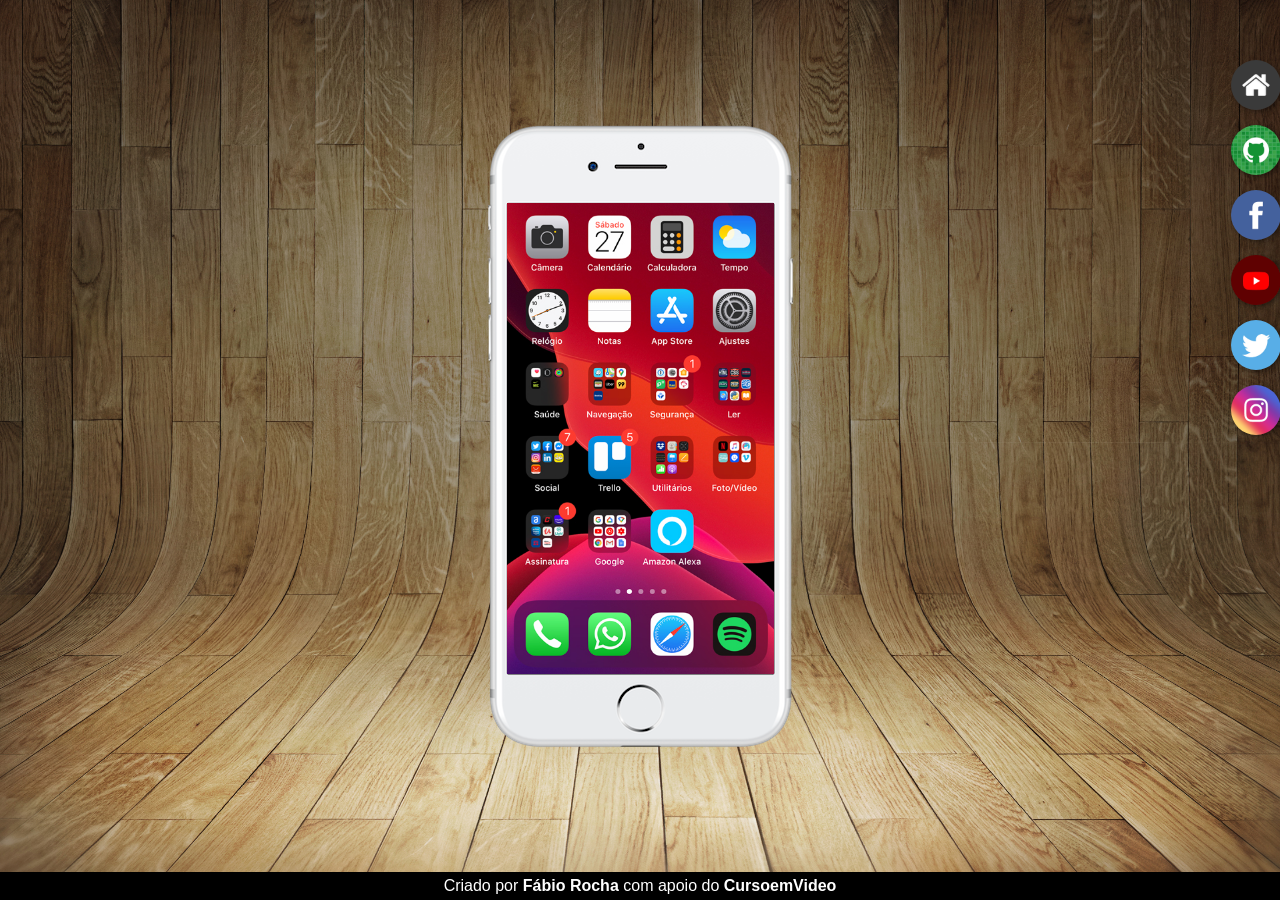
<file: index.html>
<!DOCTYPE html>
<html lang="pt-pt">
<head>
    <meta charset="UTF-8">
    <meta name="viewport" content="width=device-width, initial-scale=1.0">
    <title>Projeto Redes Sociais</title>
    <link rel="shortcut icon" href="assets/favicon.ico" type="image/x-icon">
    <link rel="stylesheet" href="style/style.css">
</head>
<body>
    <main>
            <section id="dispositivo">
             <iframe name="tela" id="tela" src="home.html" frameborder="0"></iframe>
            </section>
    </main>
    <section id="redes">
           <a href="home.html" target="tela"><img src="assets/imagens/logo-home.jpg" alt="Home"></a>
           <a href="github.html" target="tela"> <img src="assets/imagens/logo-github.jpg" alt="Github"></a>
           <a href="facebook.html" target="tela"> <img src="assets/imagens/logo-facebook.jpg" alt="Facebook">
           </a>
           <a href="youtube.html" target="tela"> <img src="assets/imagens/logo-youtube.jpg" alt="Youtube">
           </a>
           <a href="twitter.html" target="tela"> <img src="assets/imagens/logo-twitter.jpg" alt="Twitter"></a>
           <a href="instragram.html" target="tela"> <img src="assets/imagens/logo-instagram.jpg" alt="Instragam"></a>
        </section>

        <footer>
            <p>Criado por <a rel="external" target="_blank" href="https://github.com/FabioRocha022">Fábio Rocha</a> com apoio do <a rel="external" target="_blank" href="https://www.cursoemvideo.com/">CursoemVideo</a></p>
        </footer>
</body>
</html>
</file>
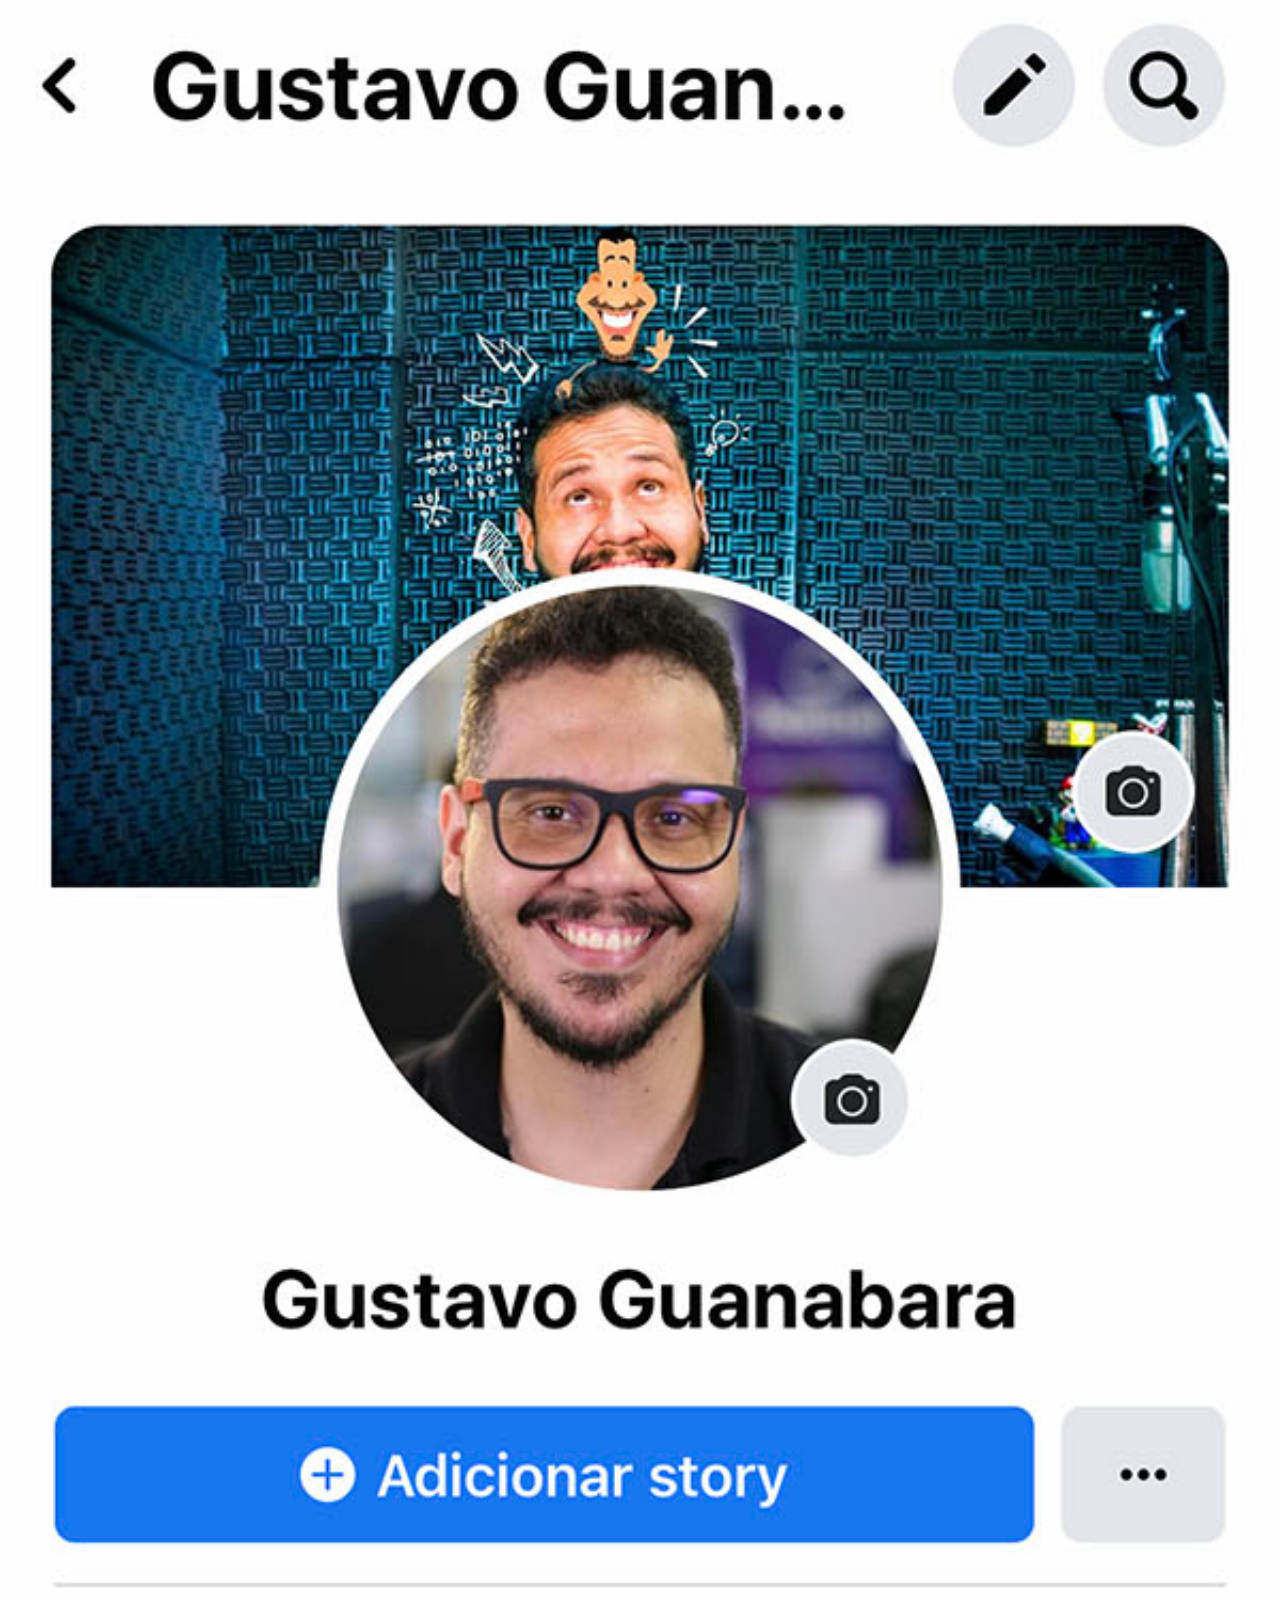
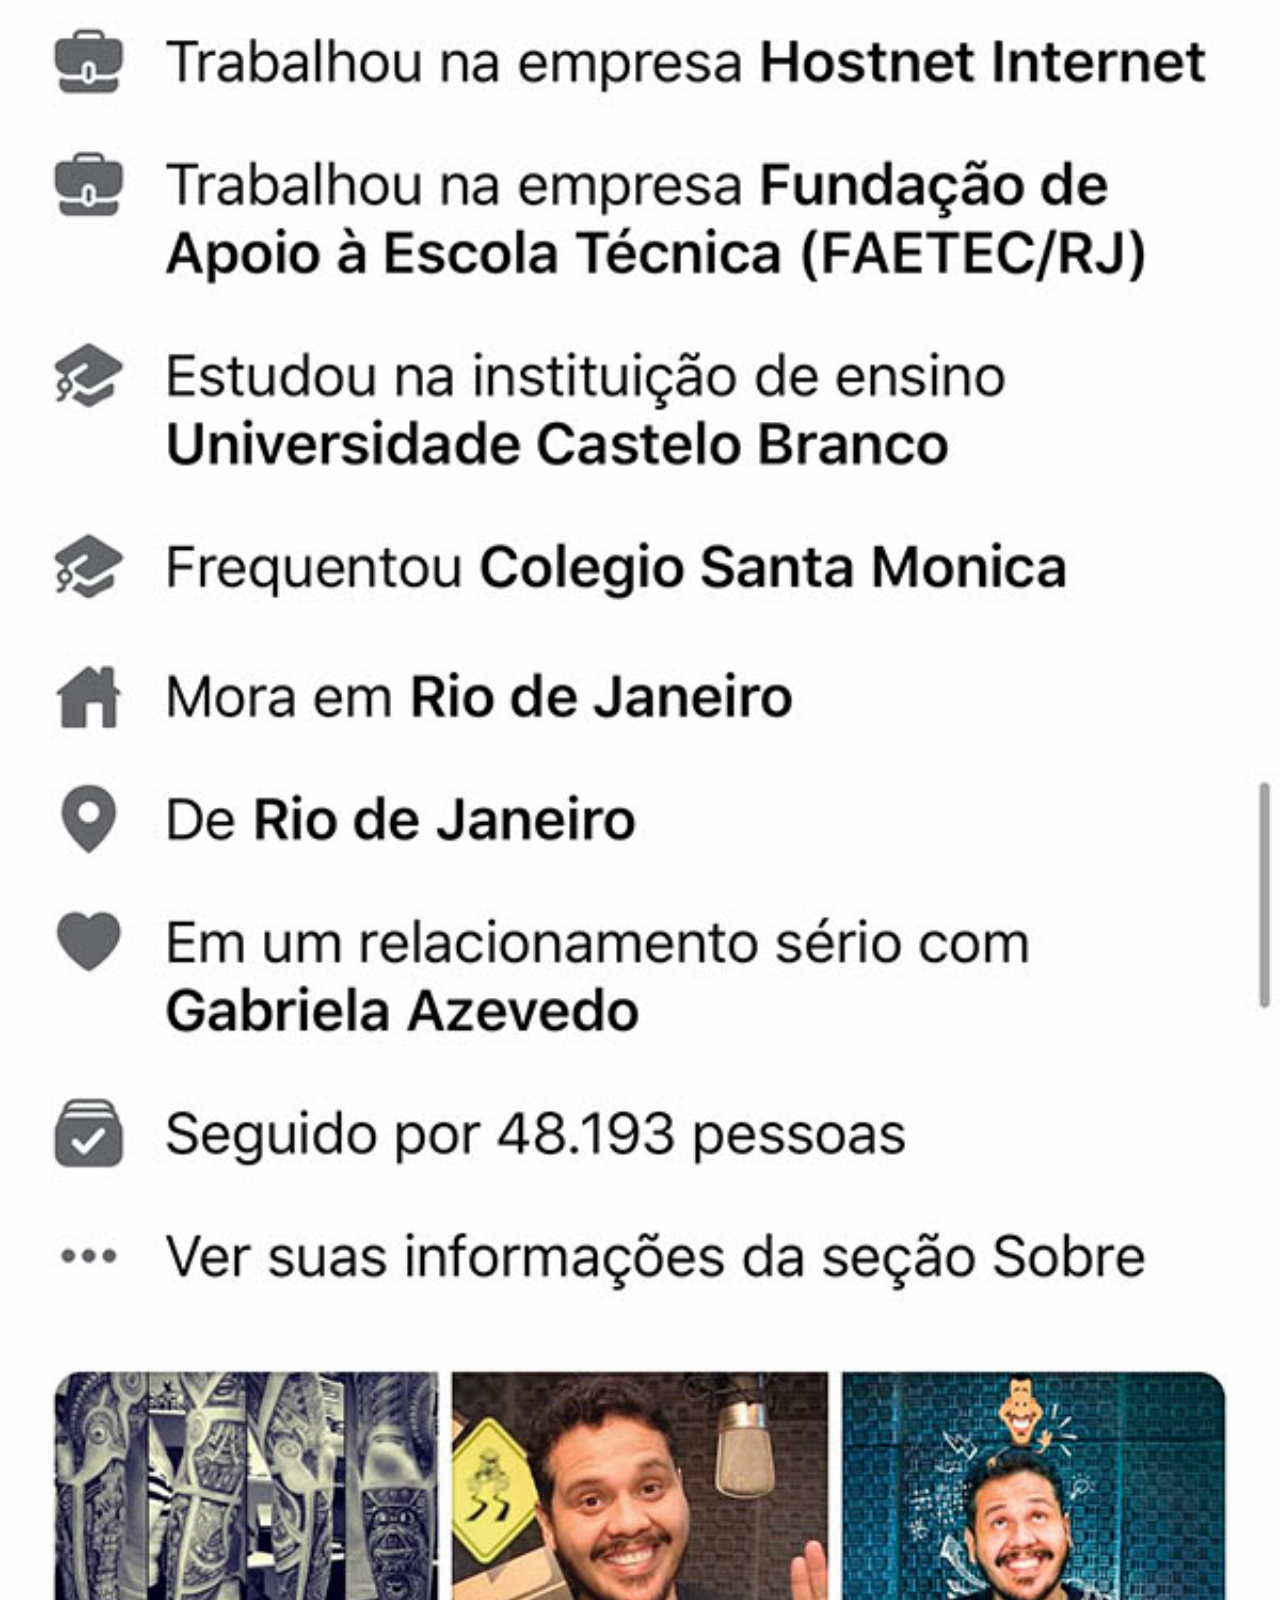
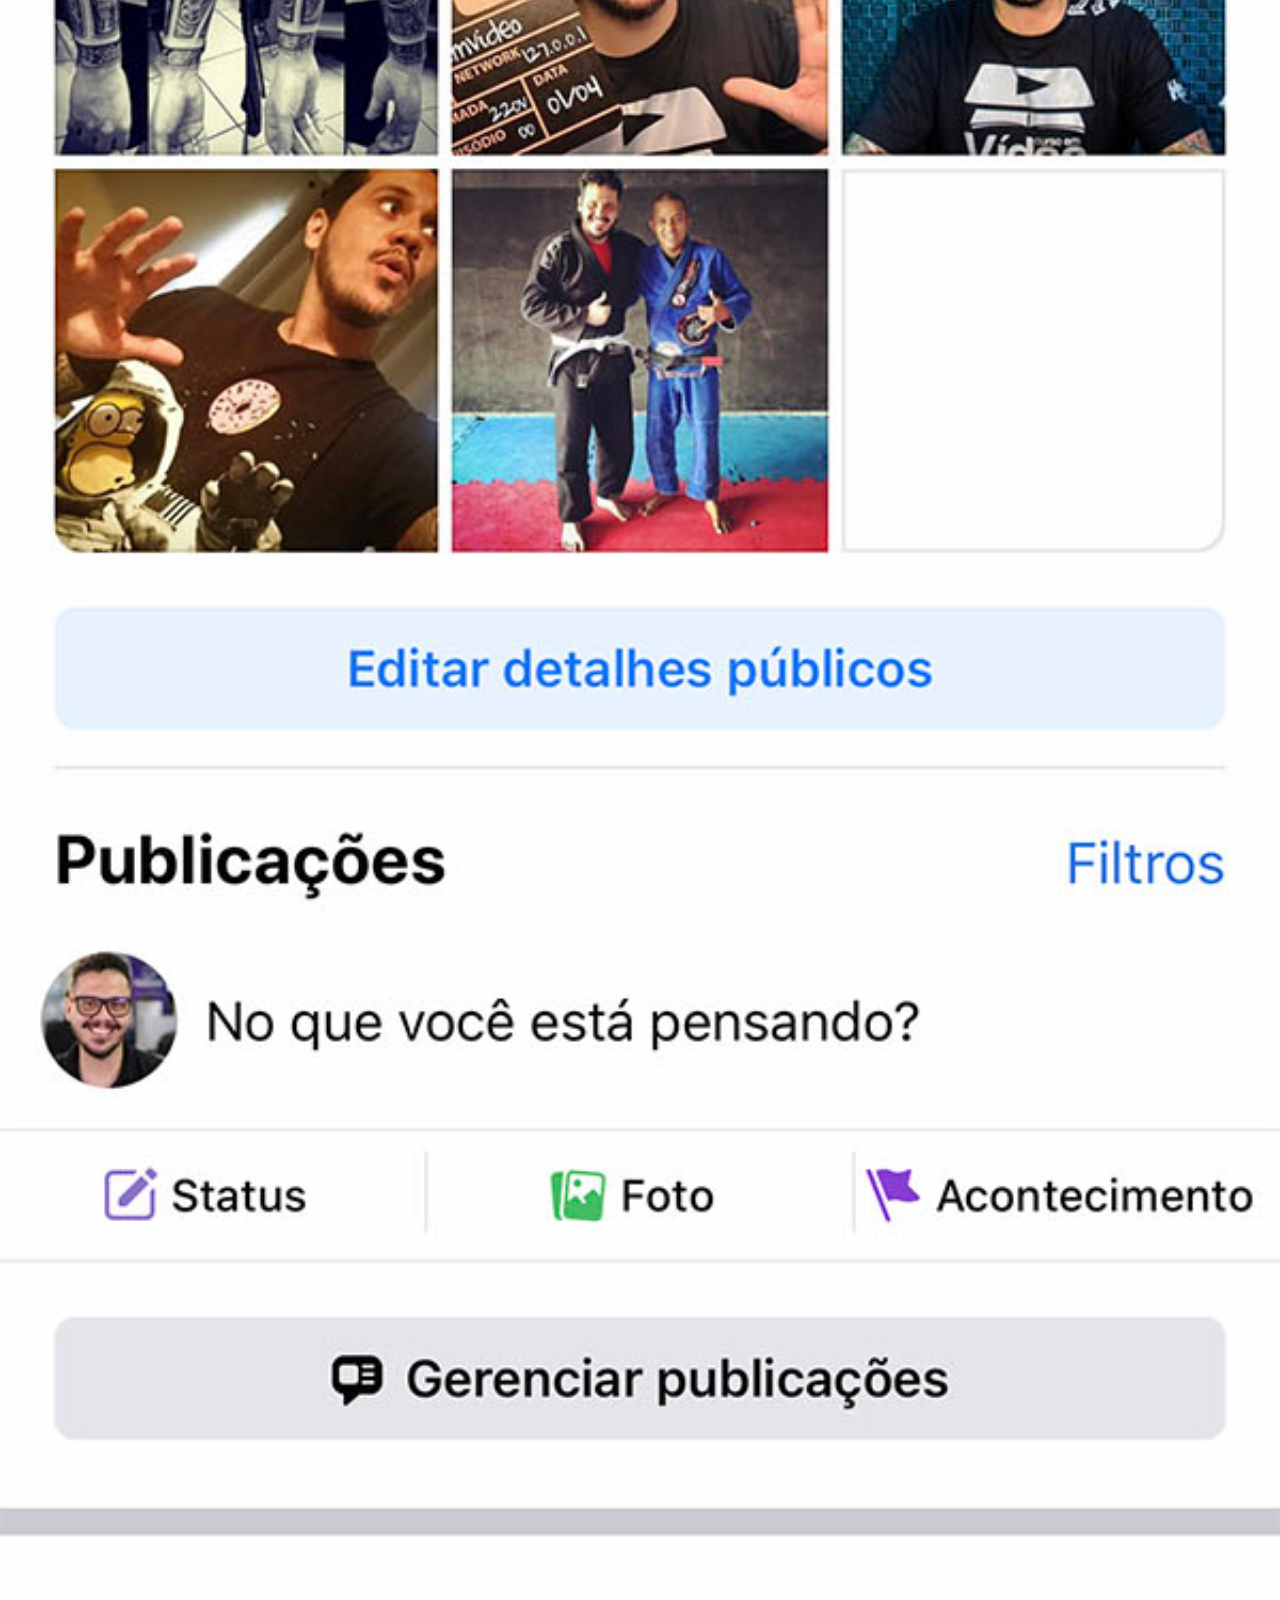
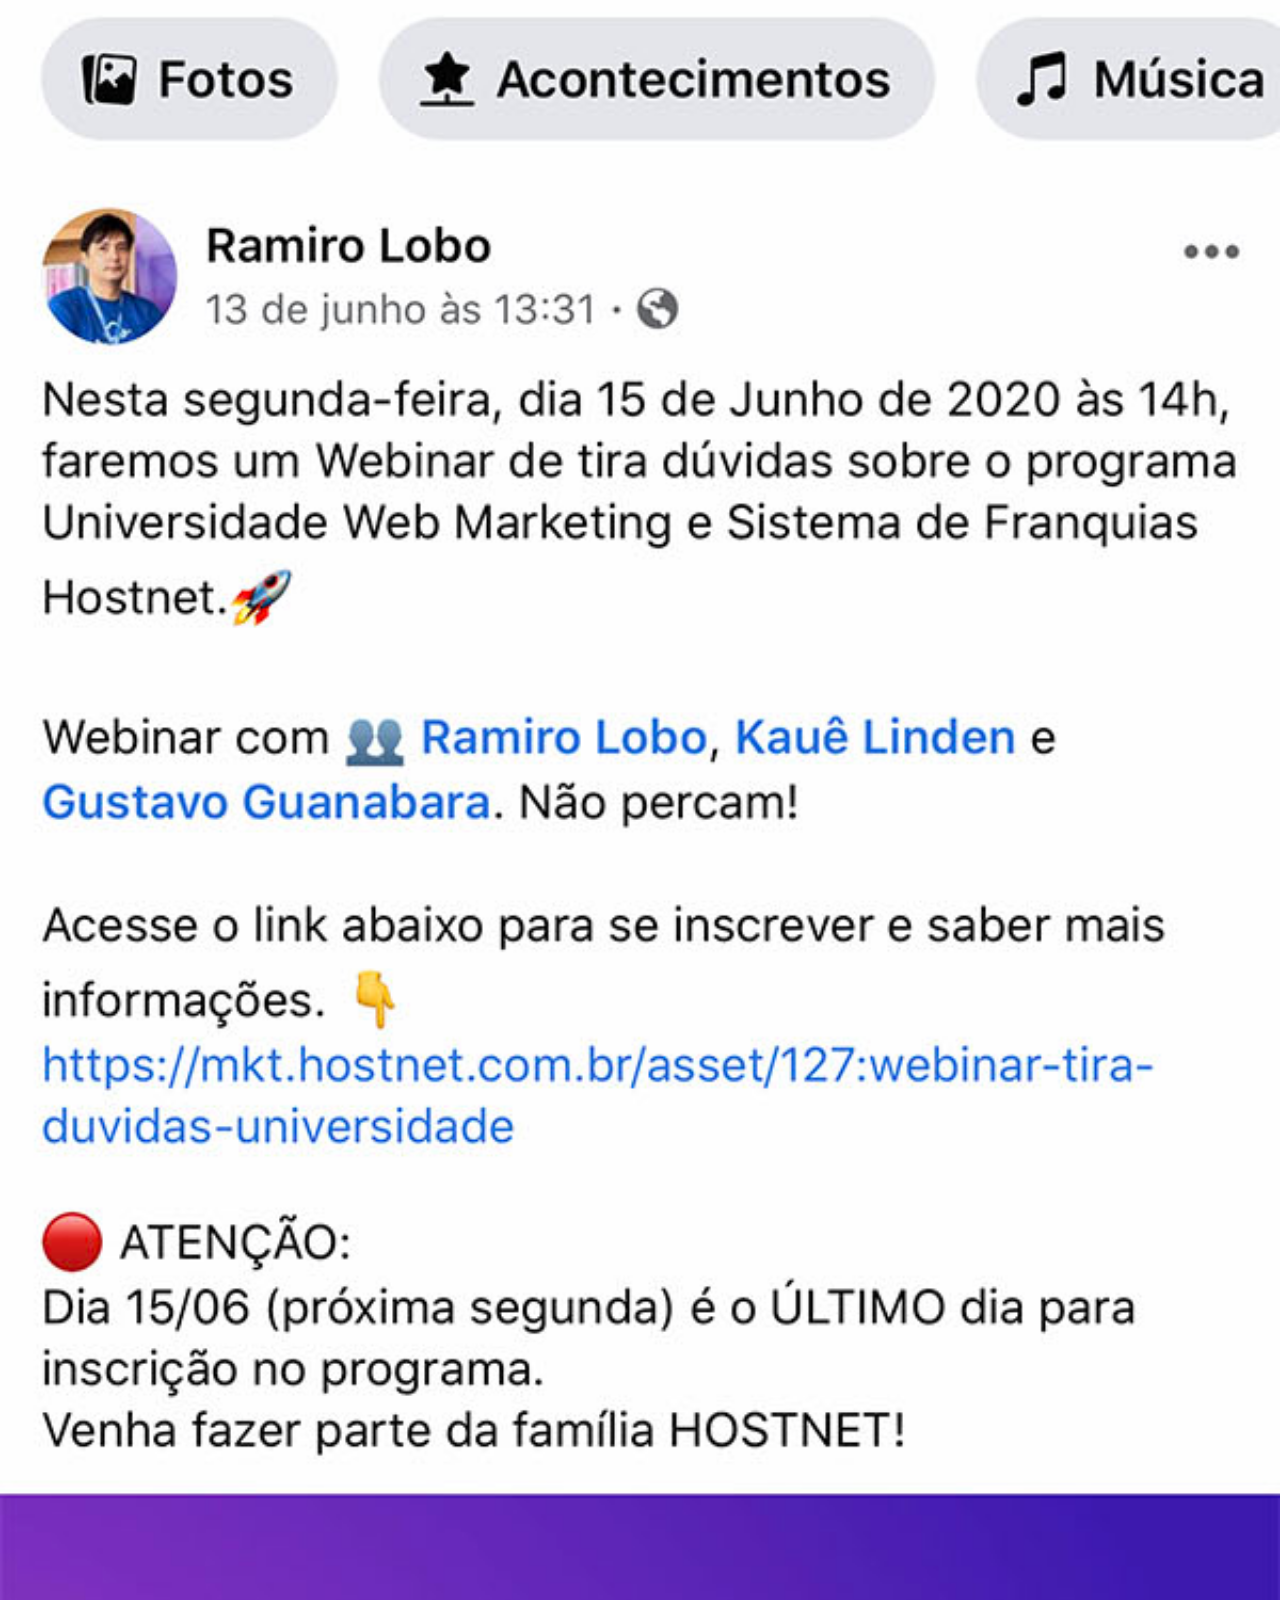
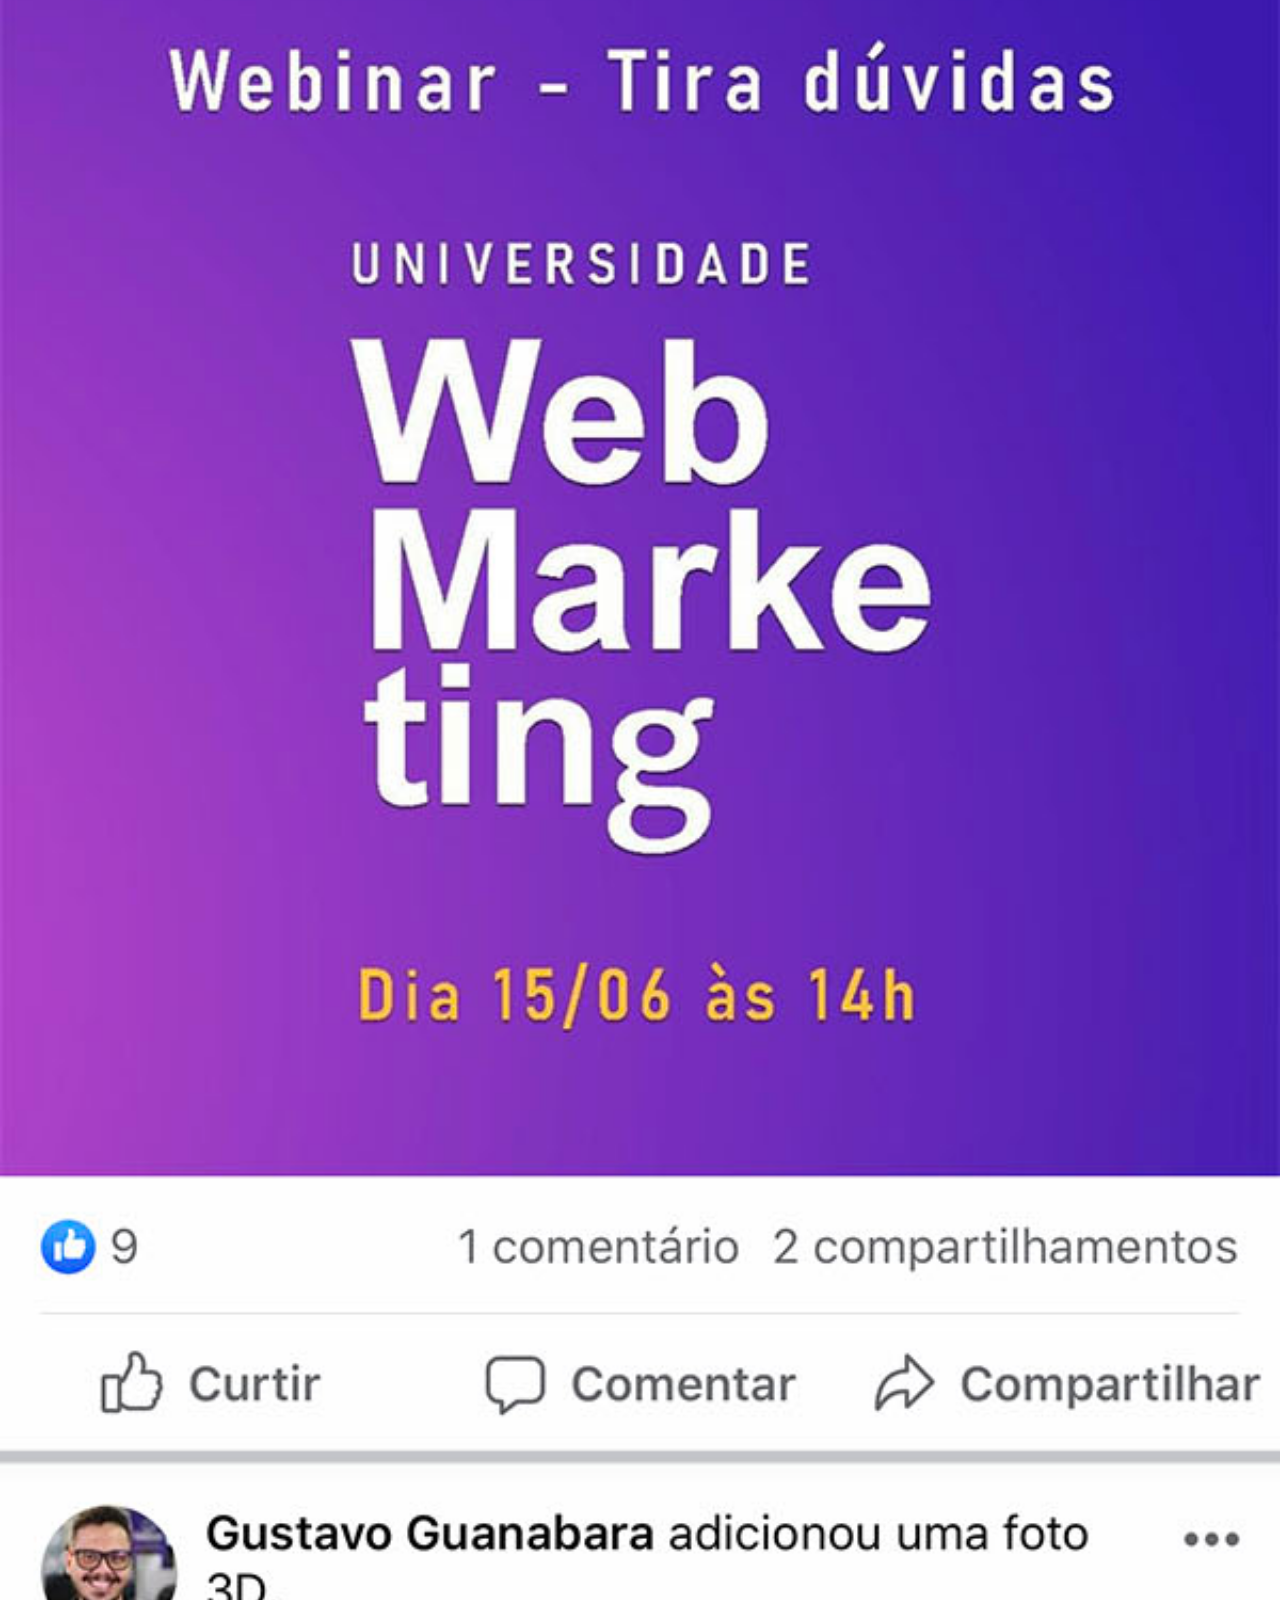
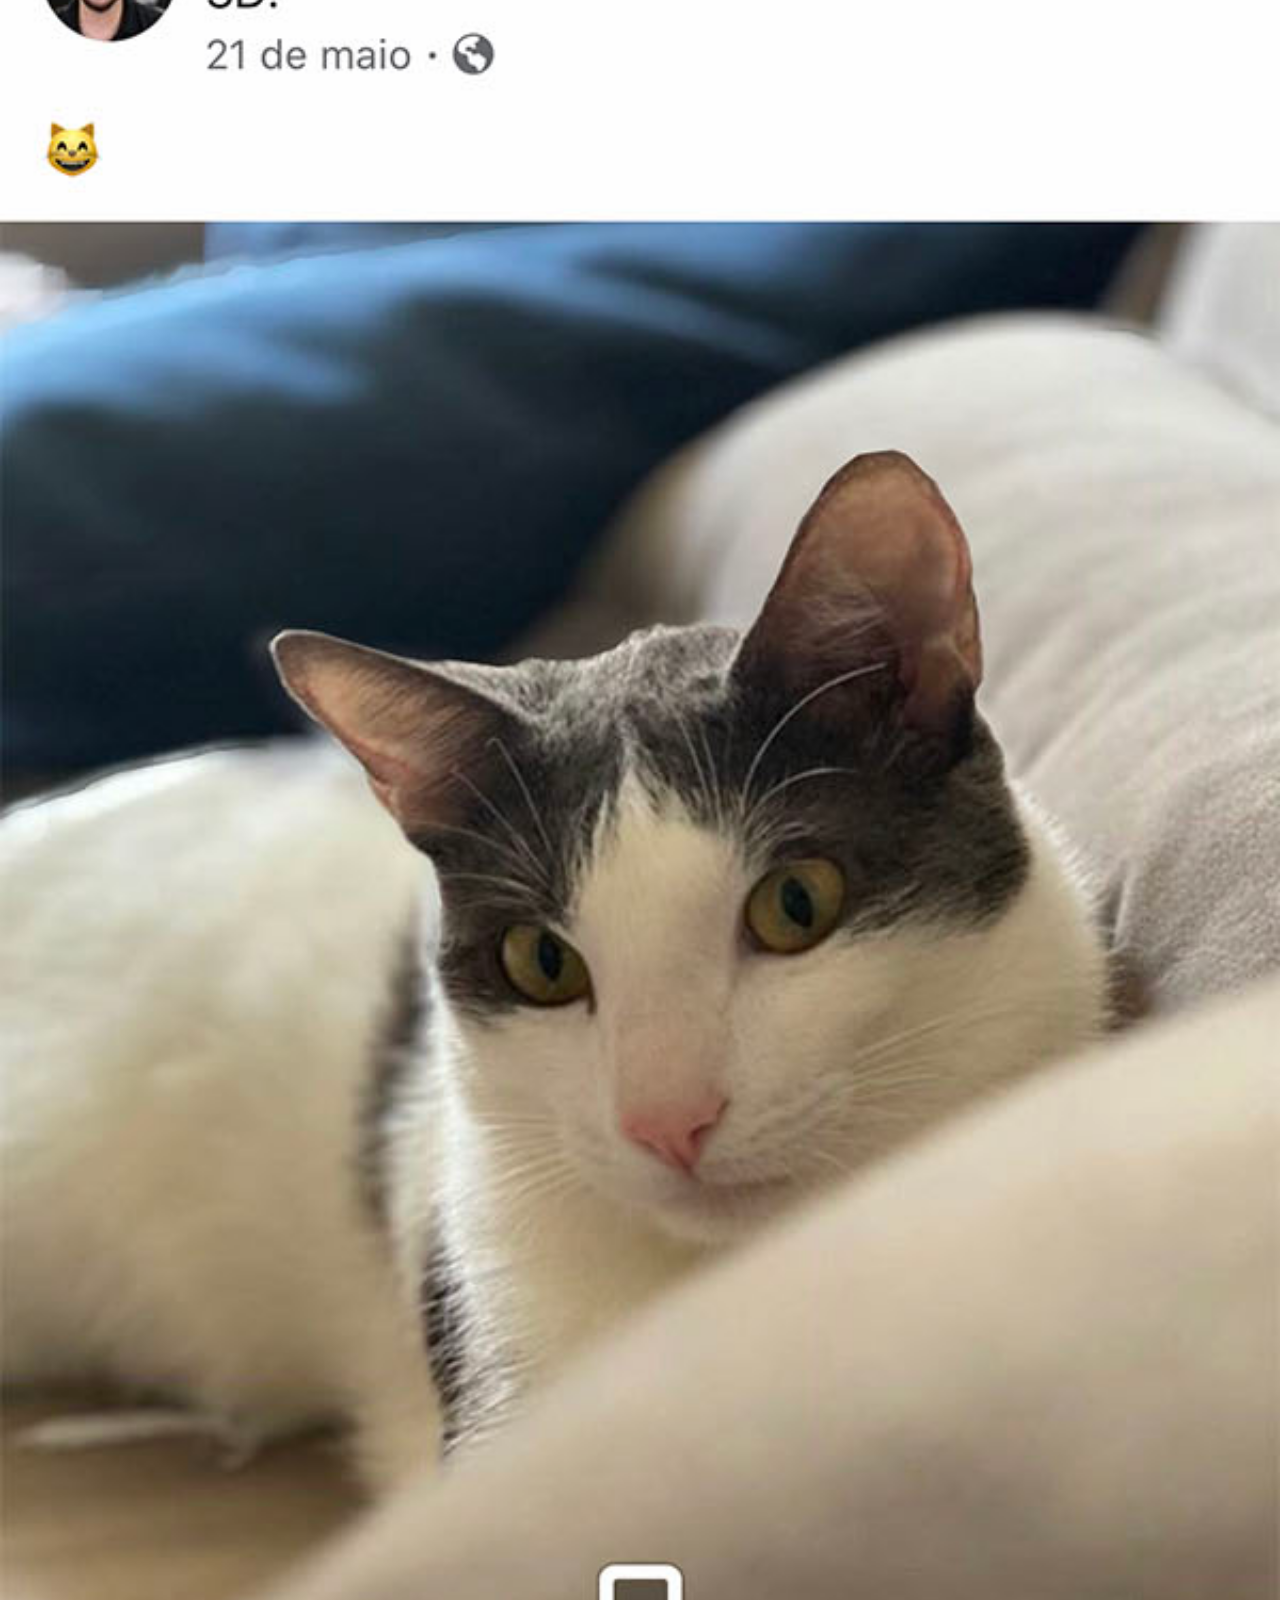
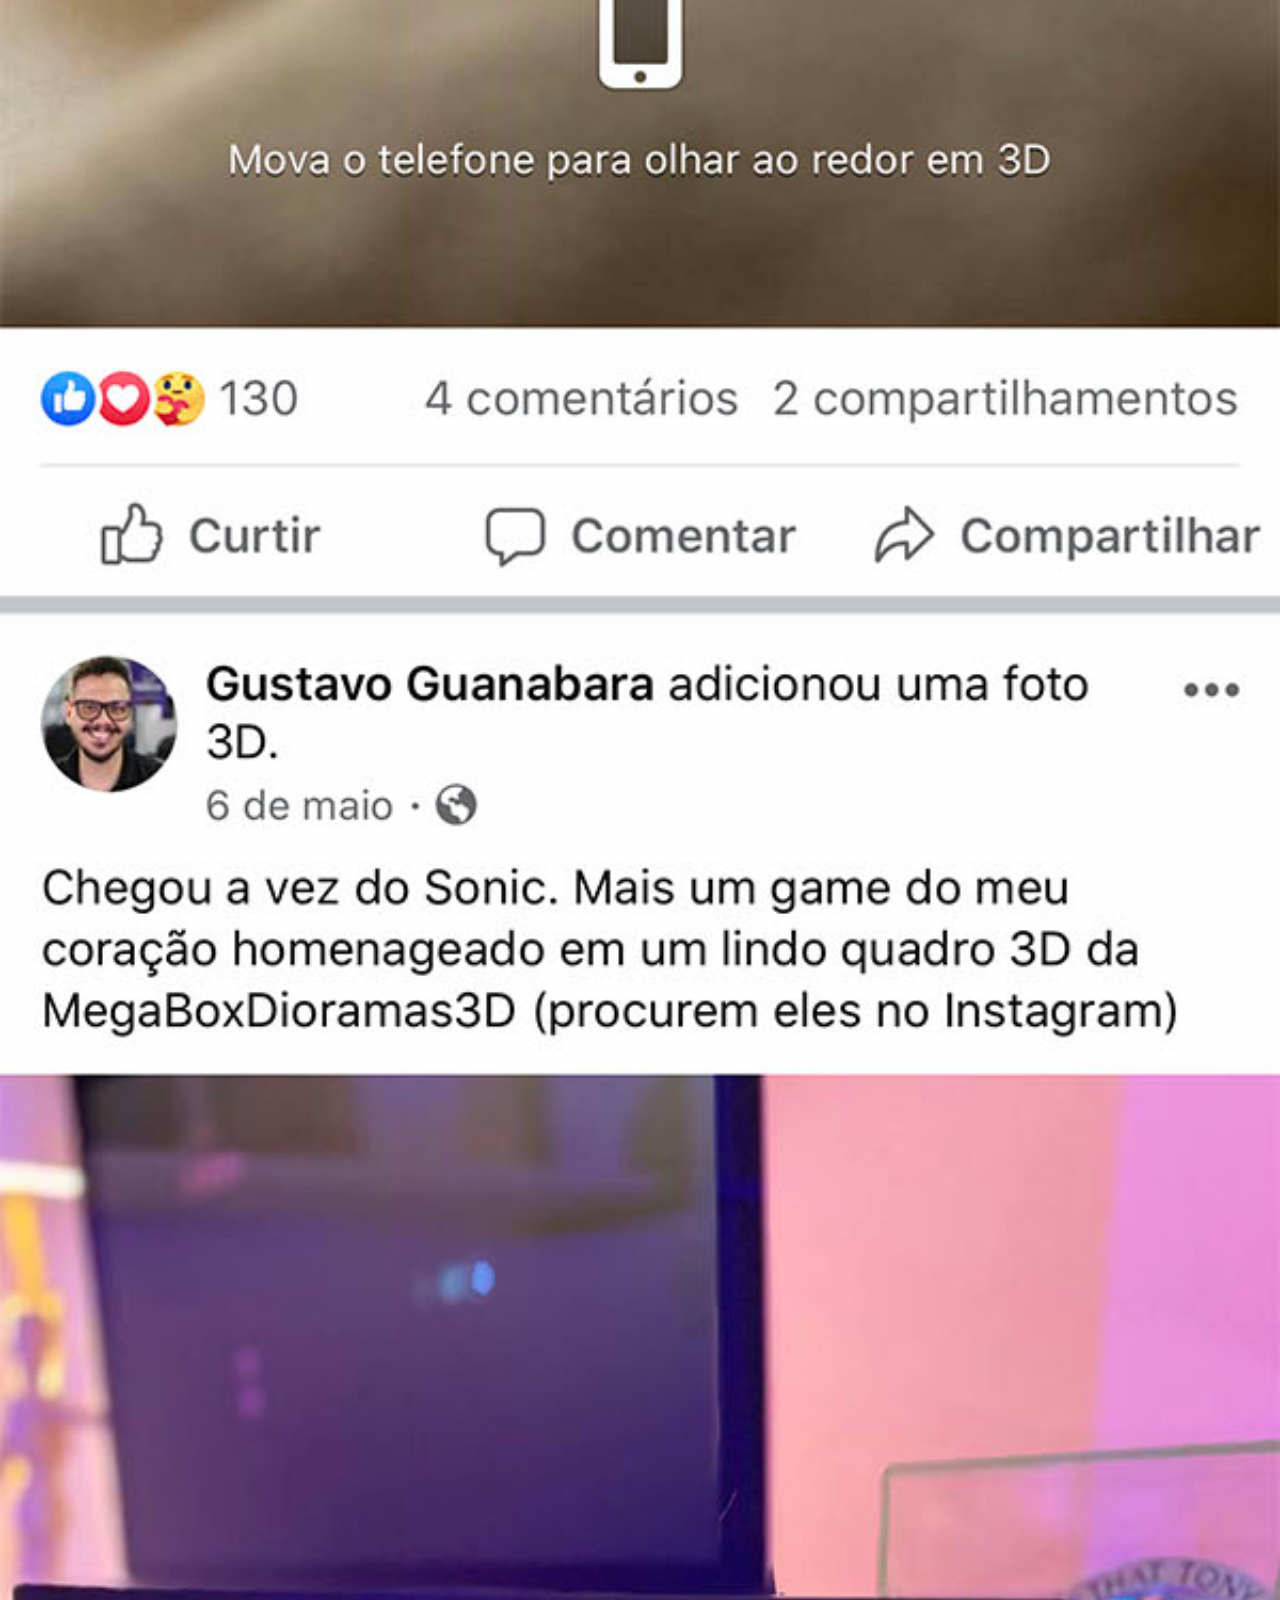
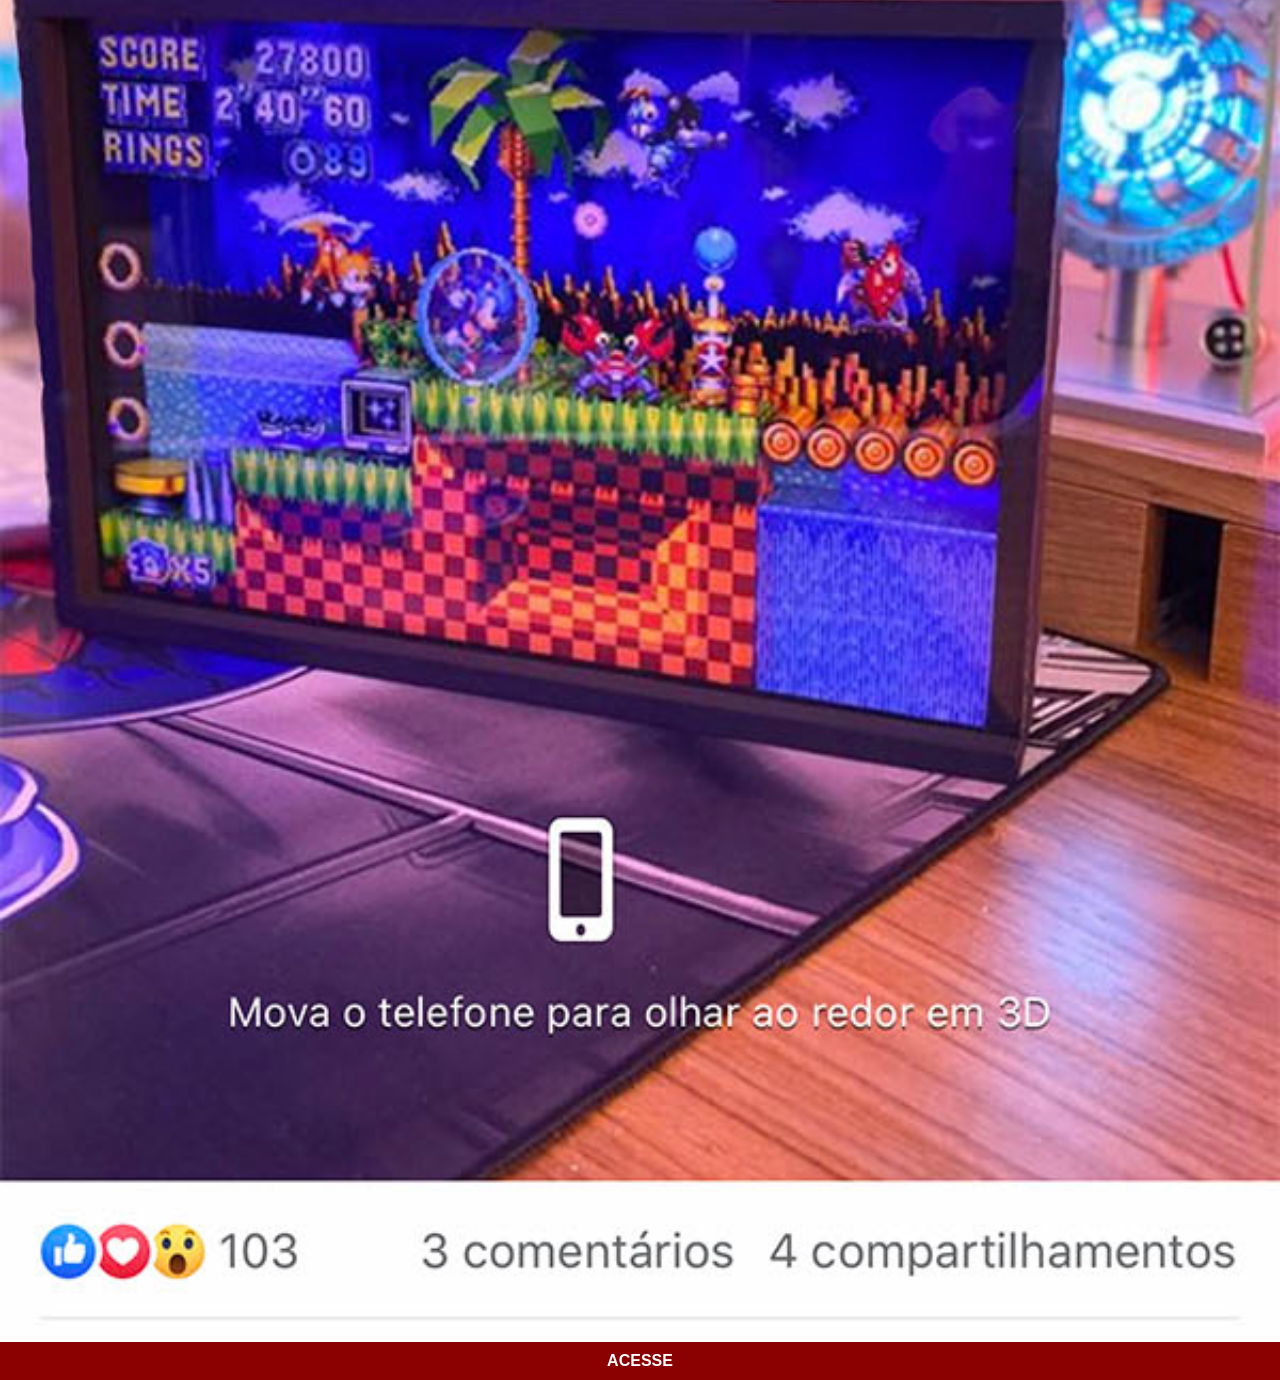
<file: facebook.html>
<!DOCTYPE html>
<html lang="pt-PT">
<head>
    <meta charset="UTF-8">
    <meta name="viewport" content="width=device-width, initial-scale=1.0">
    <title>Facebook</title>
    <link rel="stylesheet" href="style/sociais.css">
</head>
<body>
    <img src="assets/imagens/tela-facebook.jpg" alt="Facebook">
    <a rel="external" target="_blank" href="https://www.facebook.com/gustavoguanabara/">ACESSE</a>
</body>
</html>
</file>
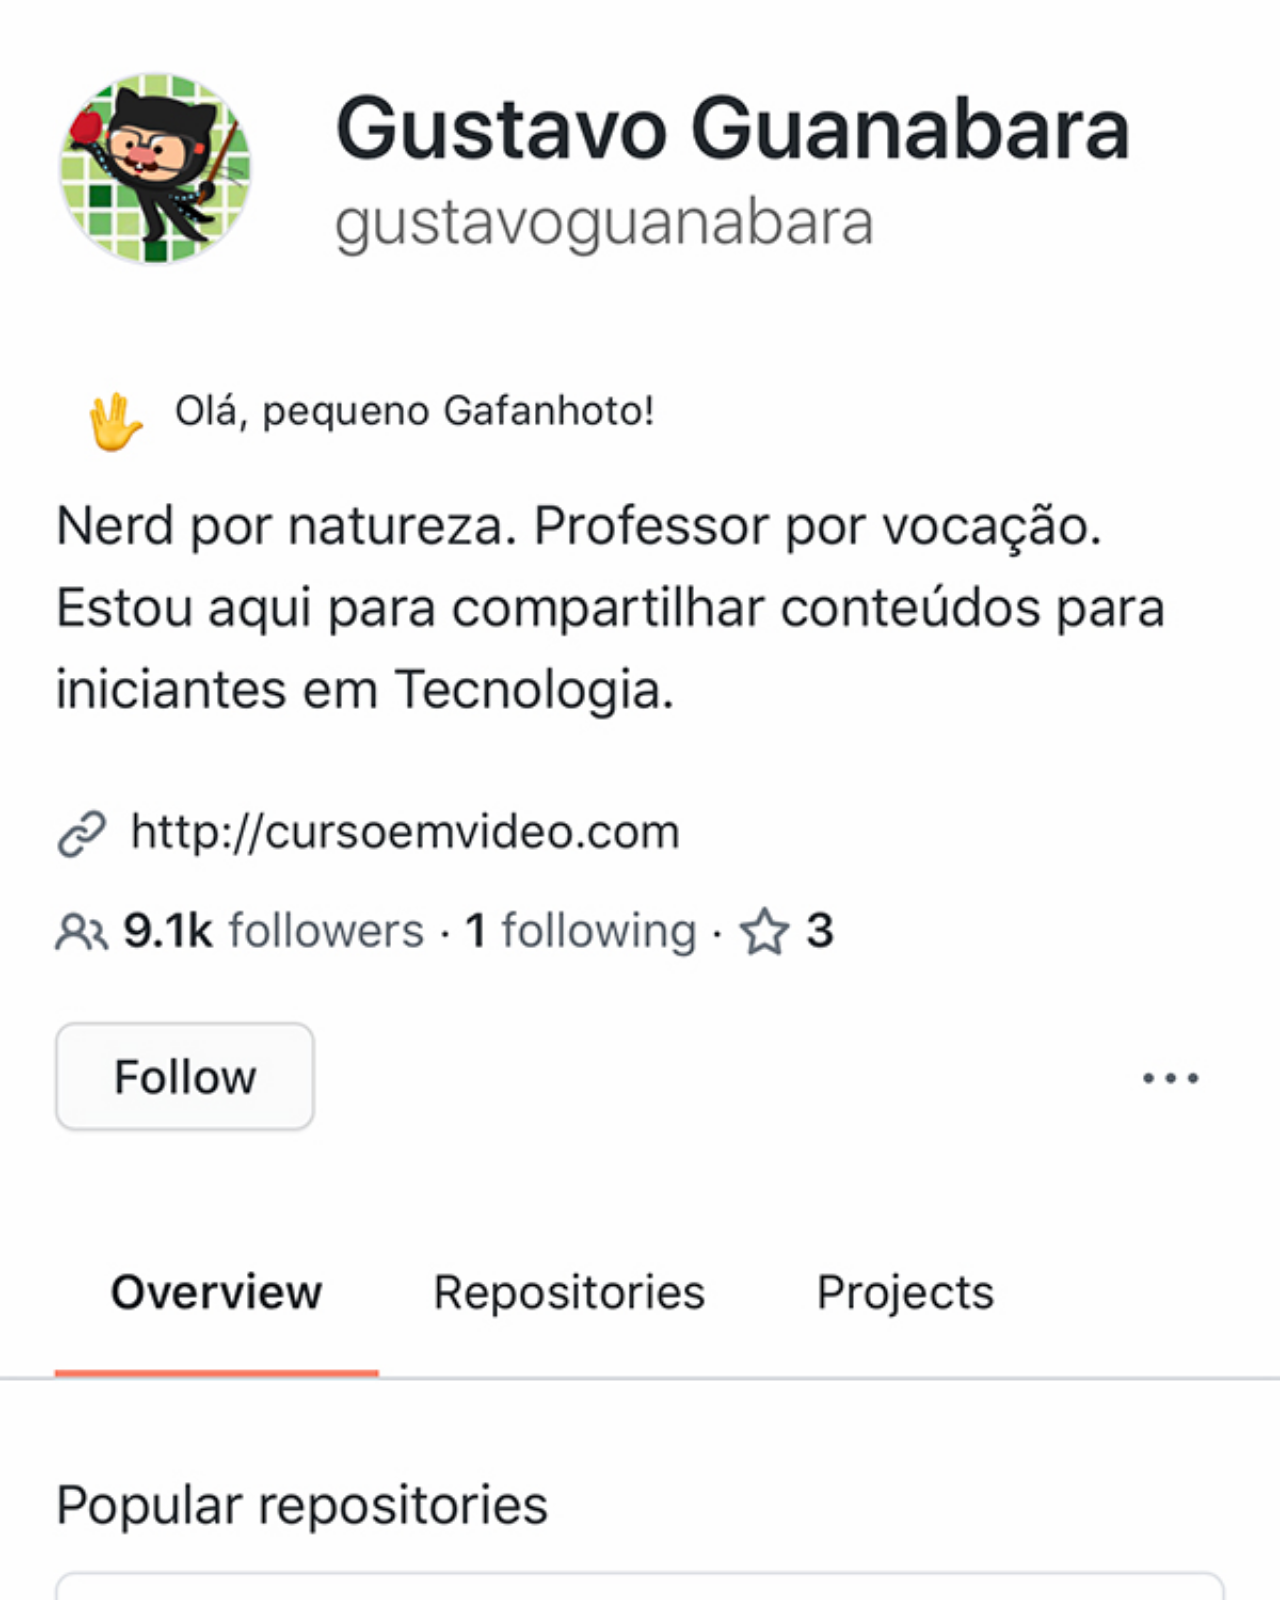
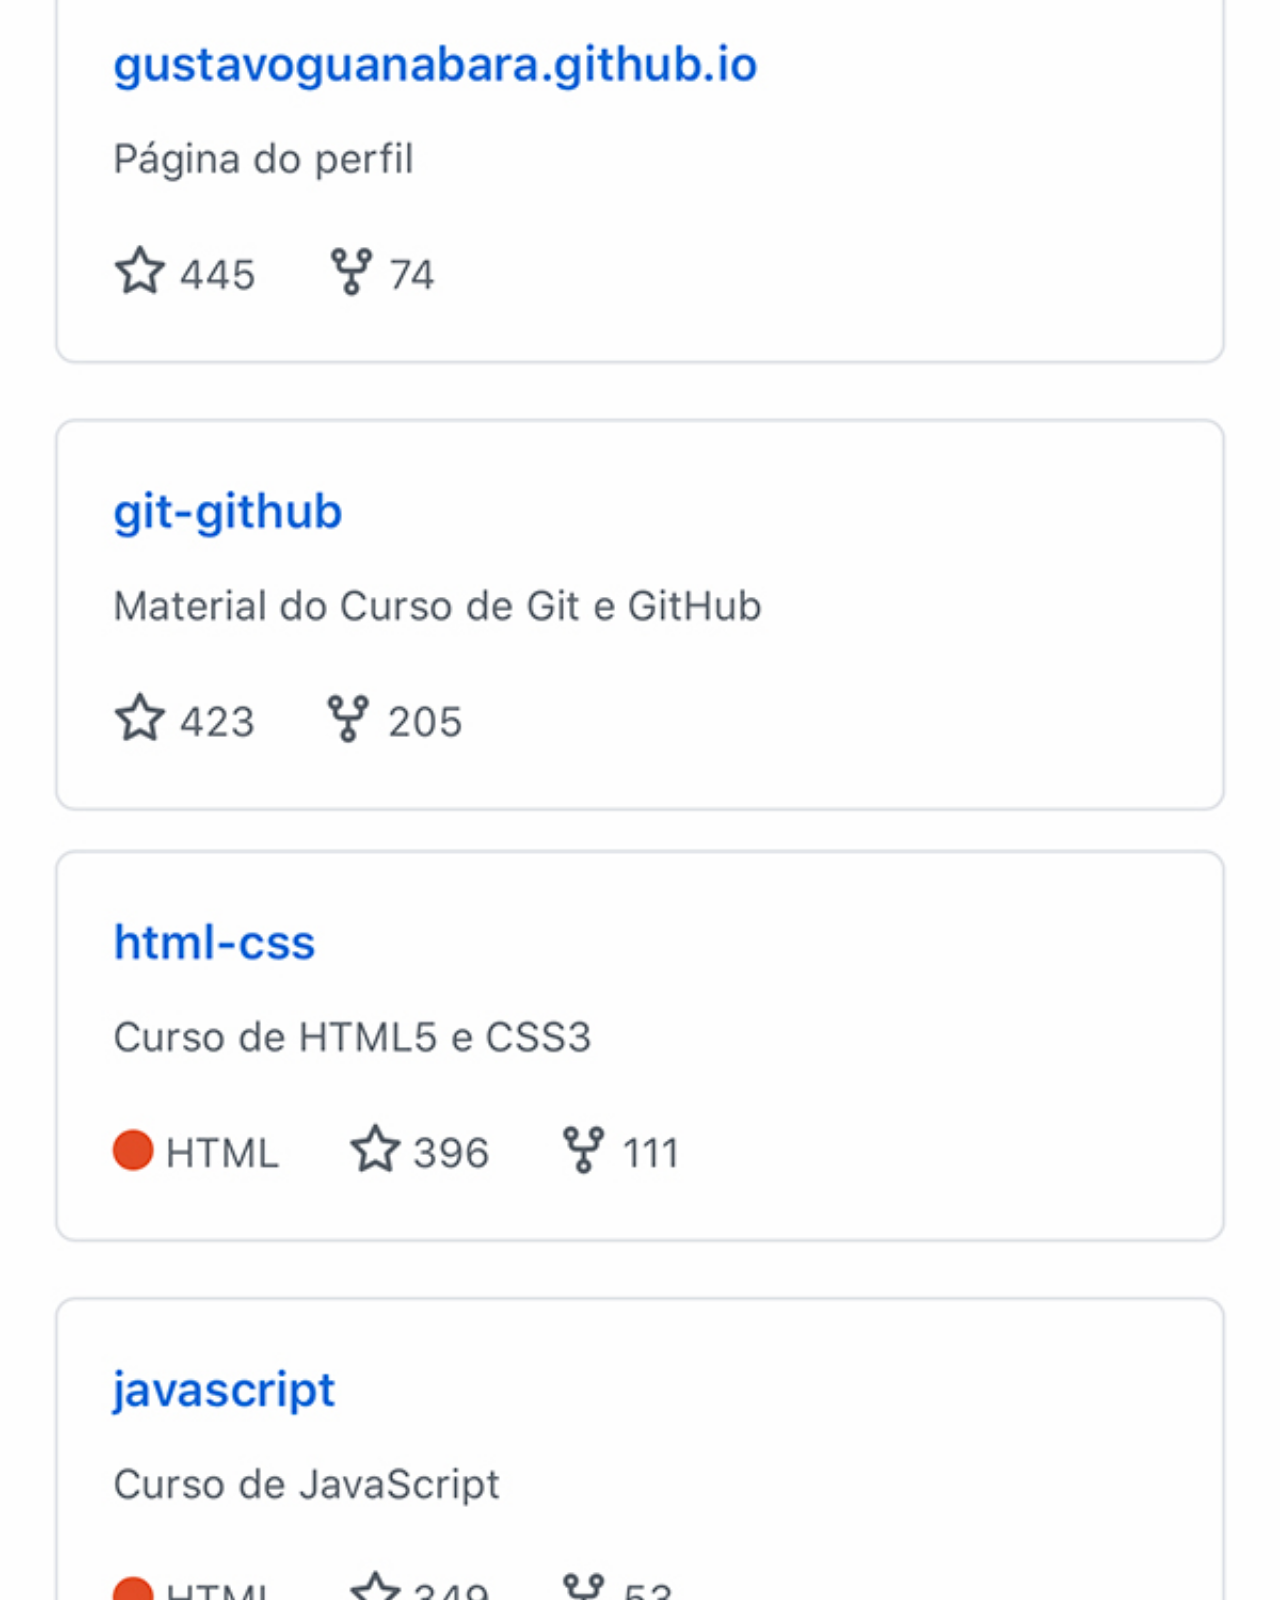
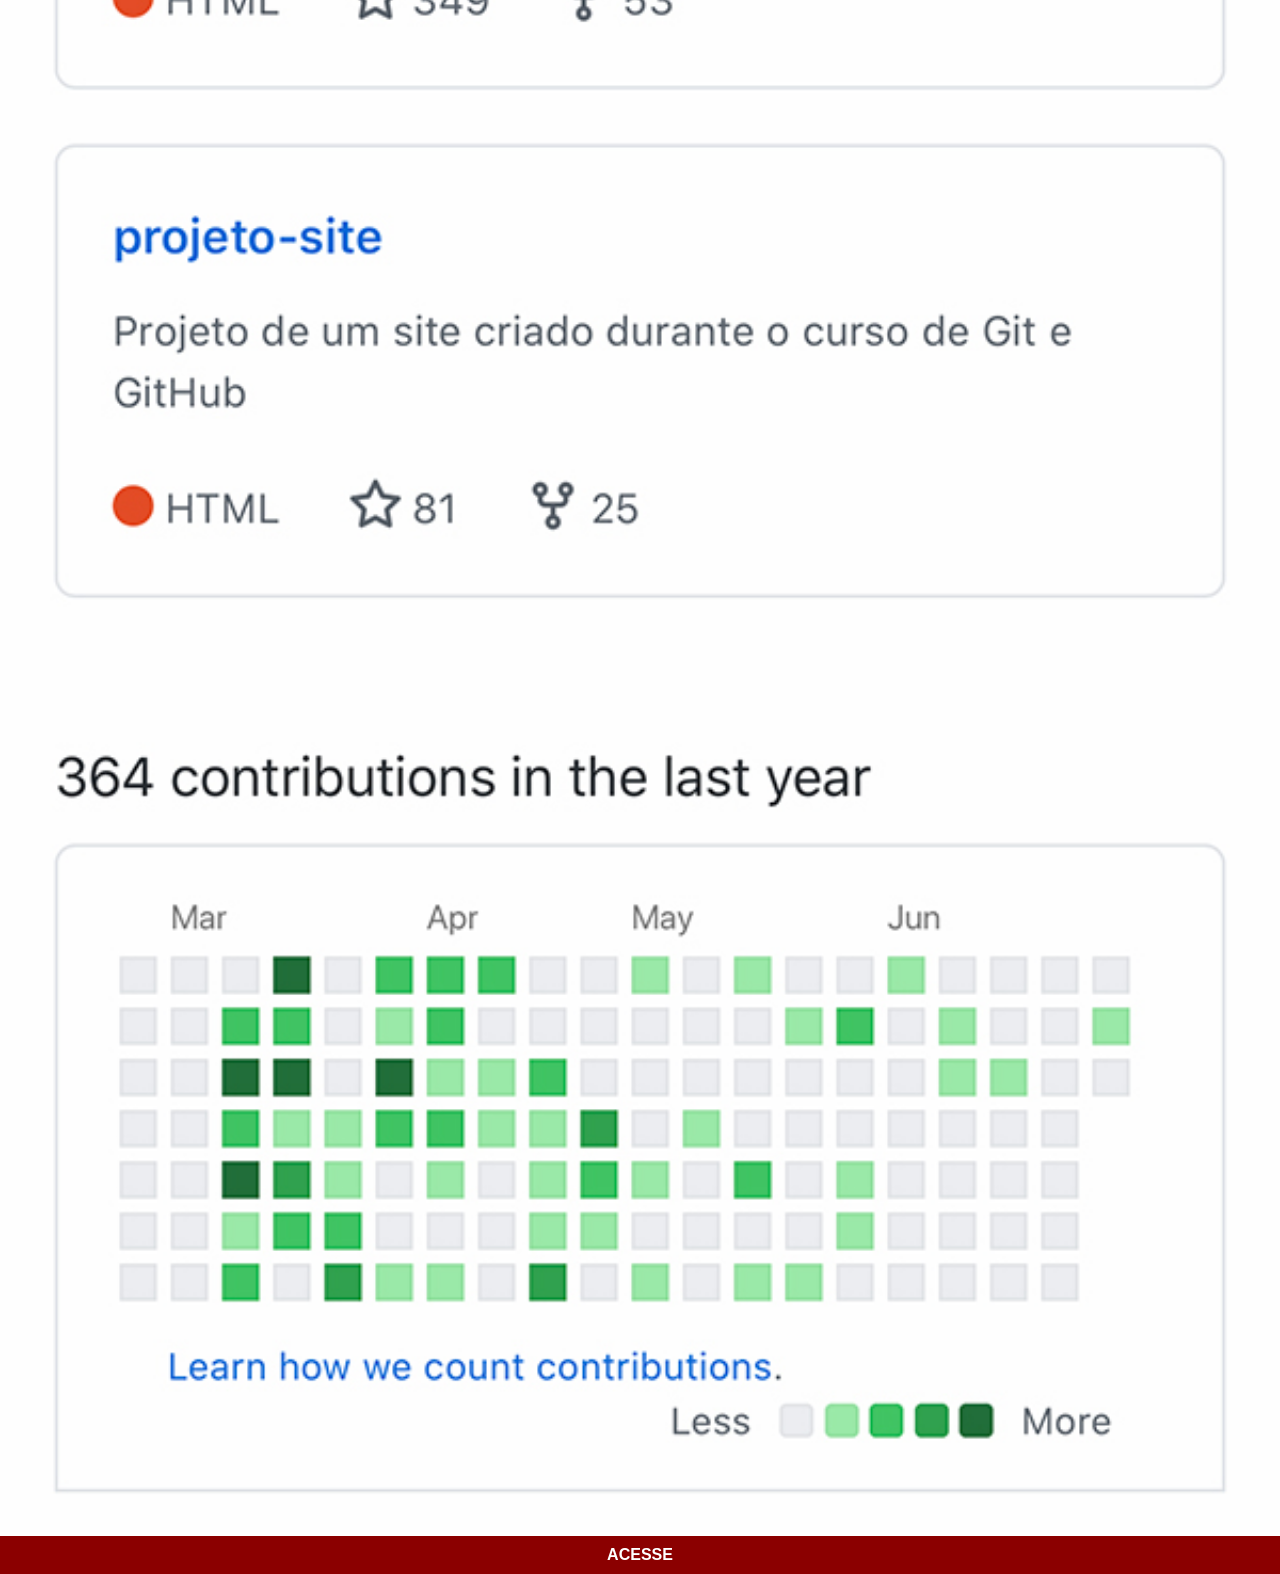
<file: github.html>
<!DOCTYPE html>
<html lang="pt-PT">
<head>
    <meta charset="UTF-8">
    <meta name="viewport" content="width=device-width, initial-scale=1.0">
    <title>Github</title>
    <link rel="stylesheet" href="style/sociais.css">
</head>
<body>
    <img src="assets/imagens/tela-github.jpg" alt="github">
    <a target="_blank" rel="external" href="https://github.com/gustavoguanabara">ACESSE</a>
</body>
</html>
</file>
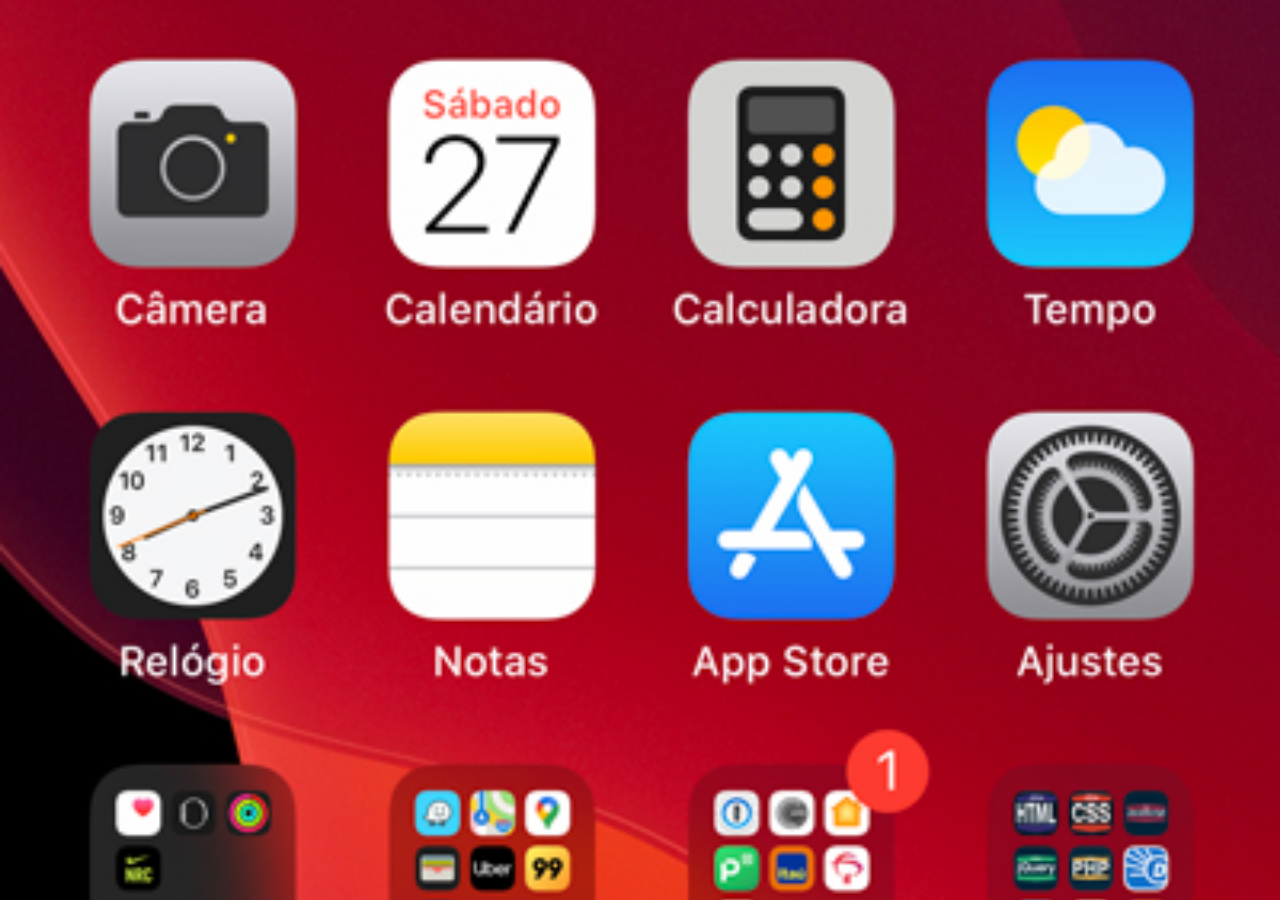
<file: home.html>
<!DOCTYPE html>
<html lang="pt-pt">
<head>
    <meta charset="UTF-8">
    <meta name="viewport" content="width=device-width, initial-scale=1.0">
    <title>Document</title>
    <style>
        *{
            margin: 0px;
            padding: 0px;
        }
        body{
            width: 100vw;
            height: 100vh;
            background: black url(assets/imagens/tela-home.jpg) top center no-repeat ;
            background-size: cover;
        }
    </style>
</head>
<body>
    
</body>
</html>
</file>
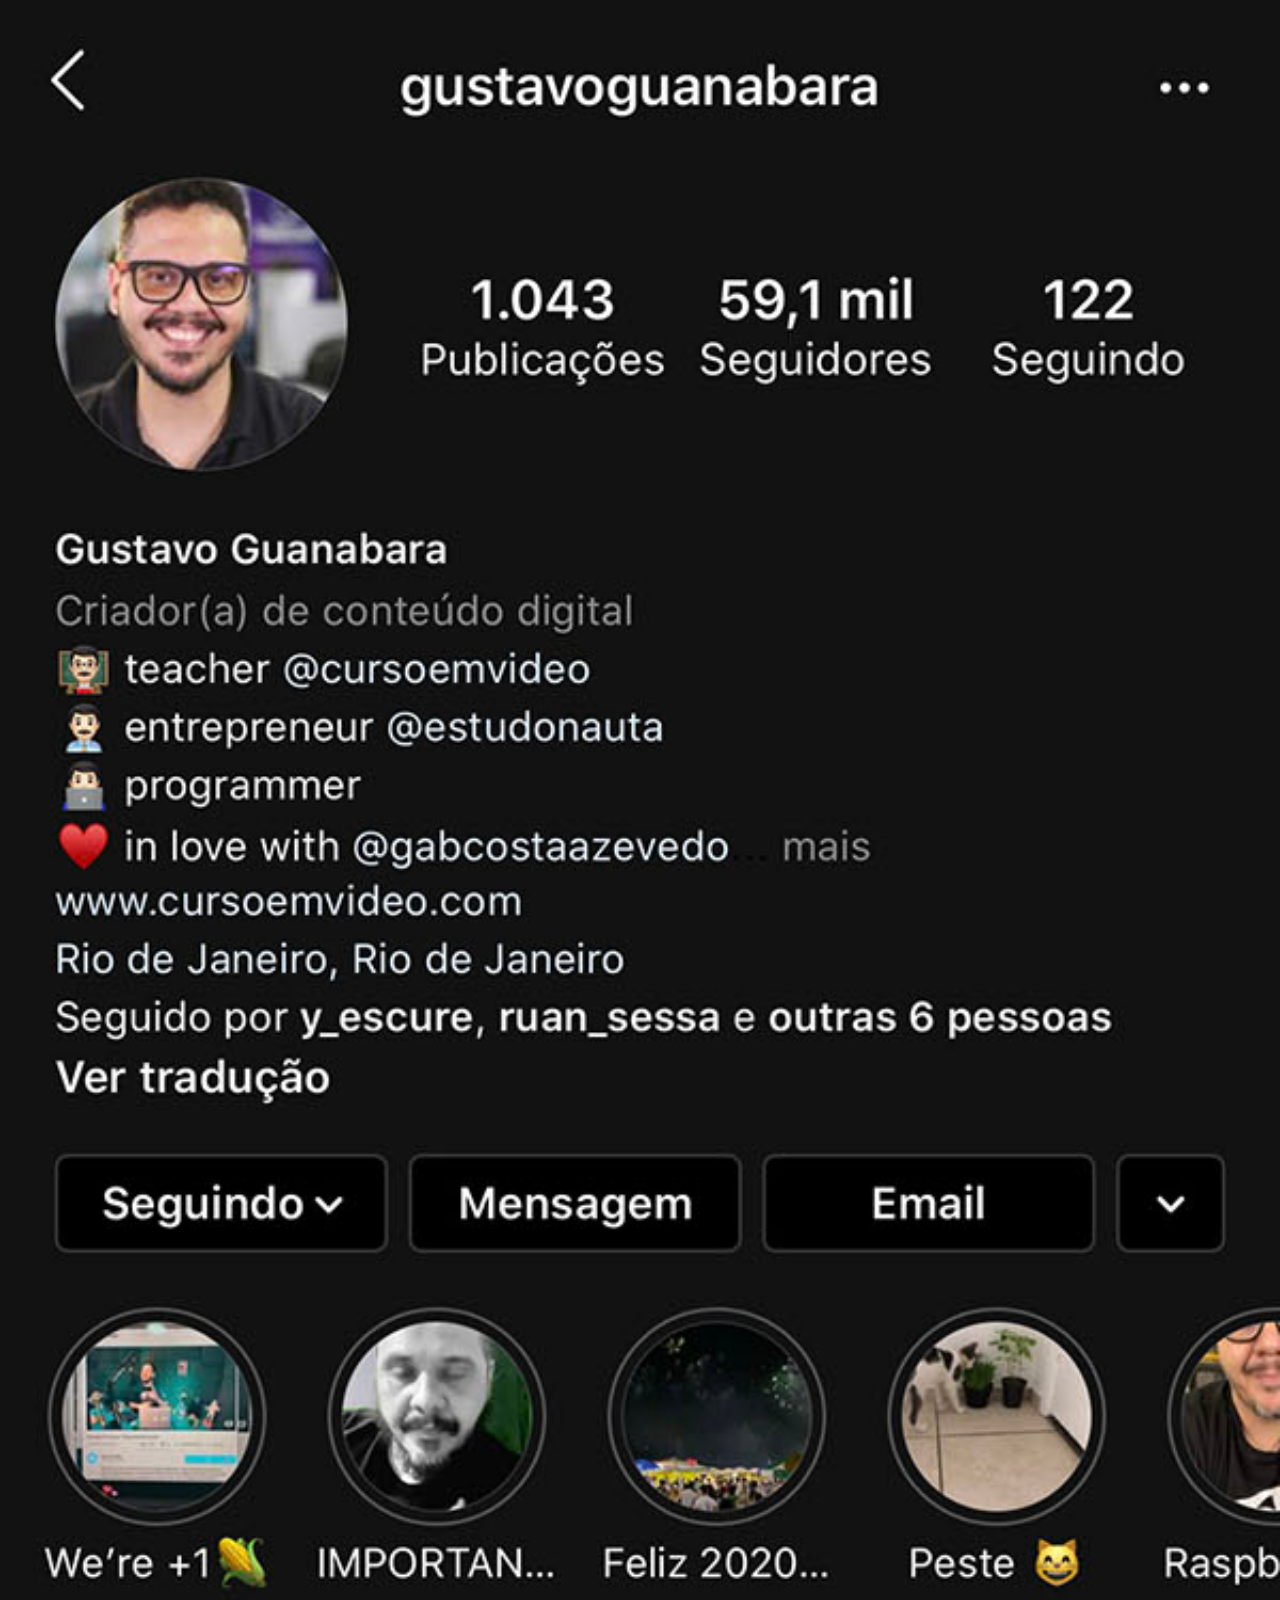
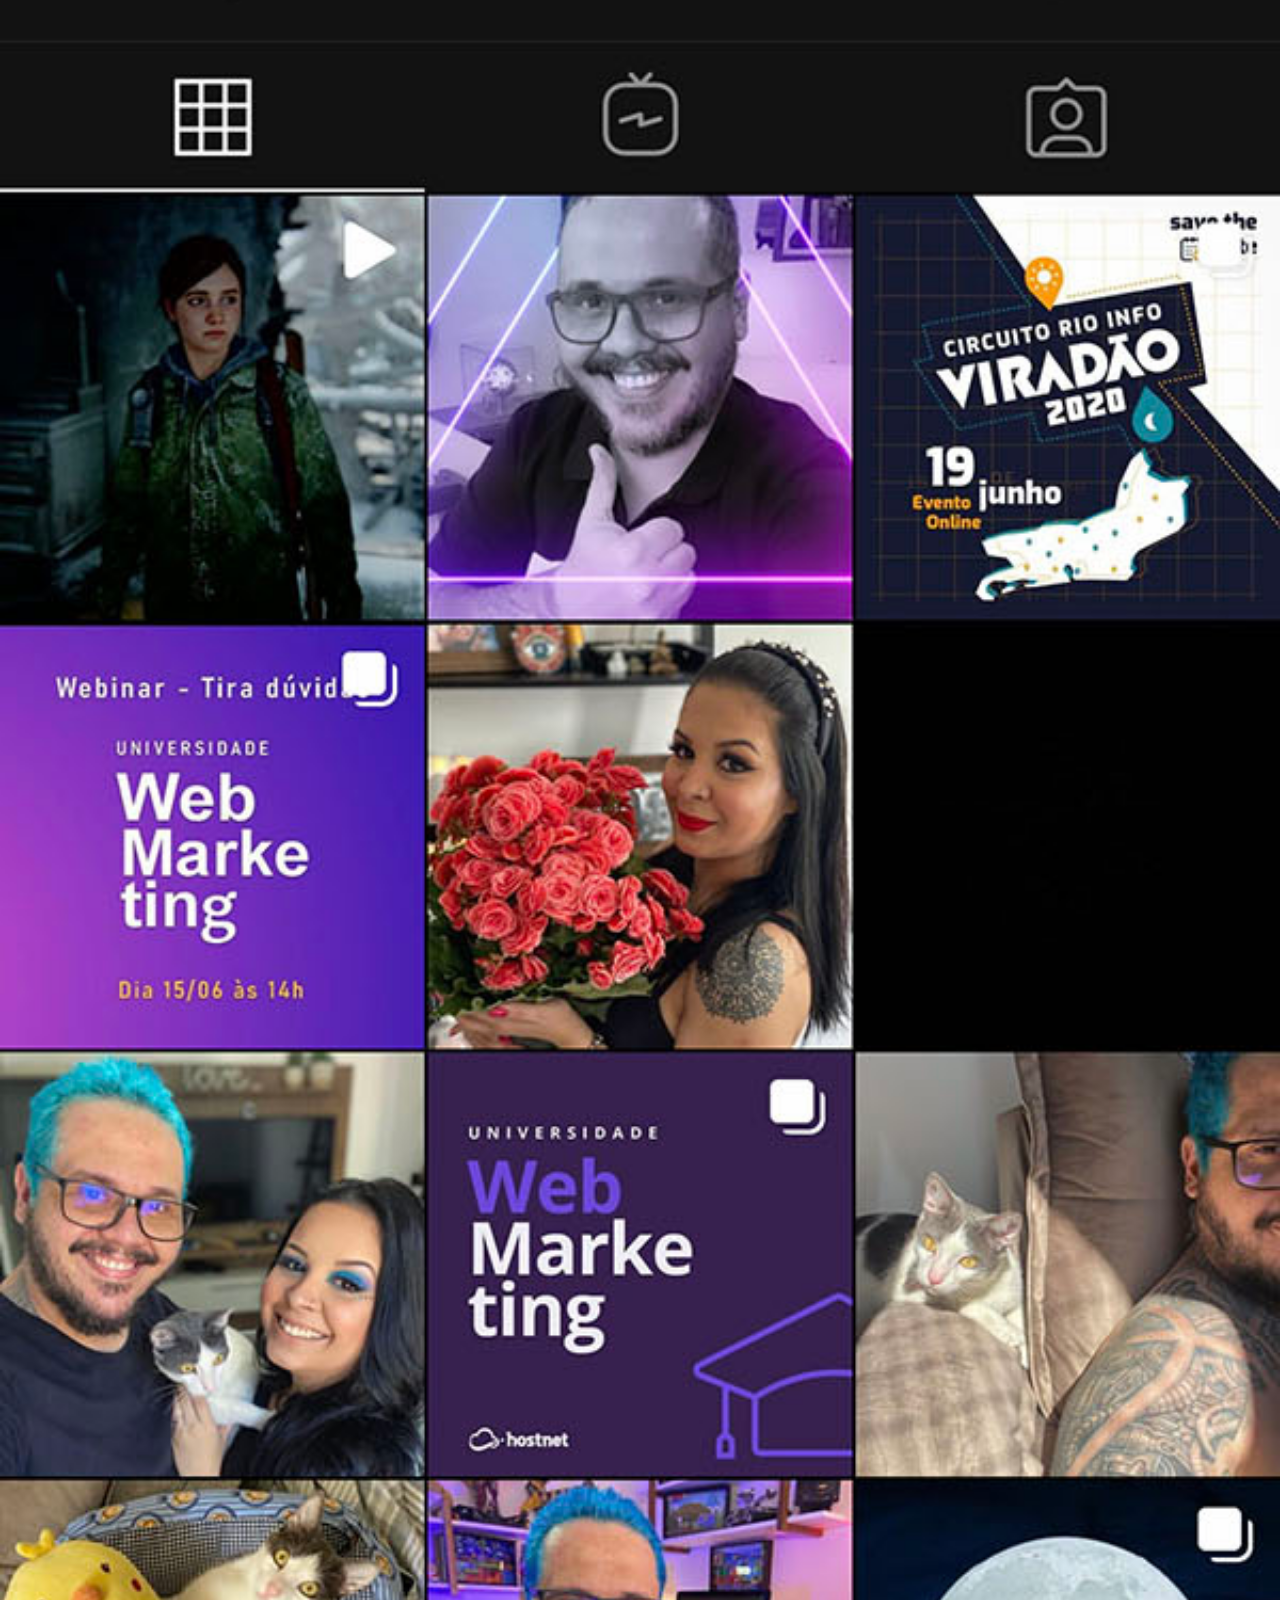
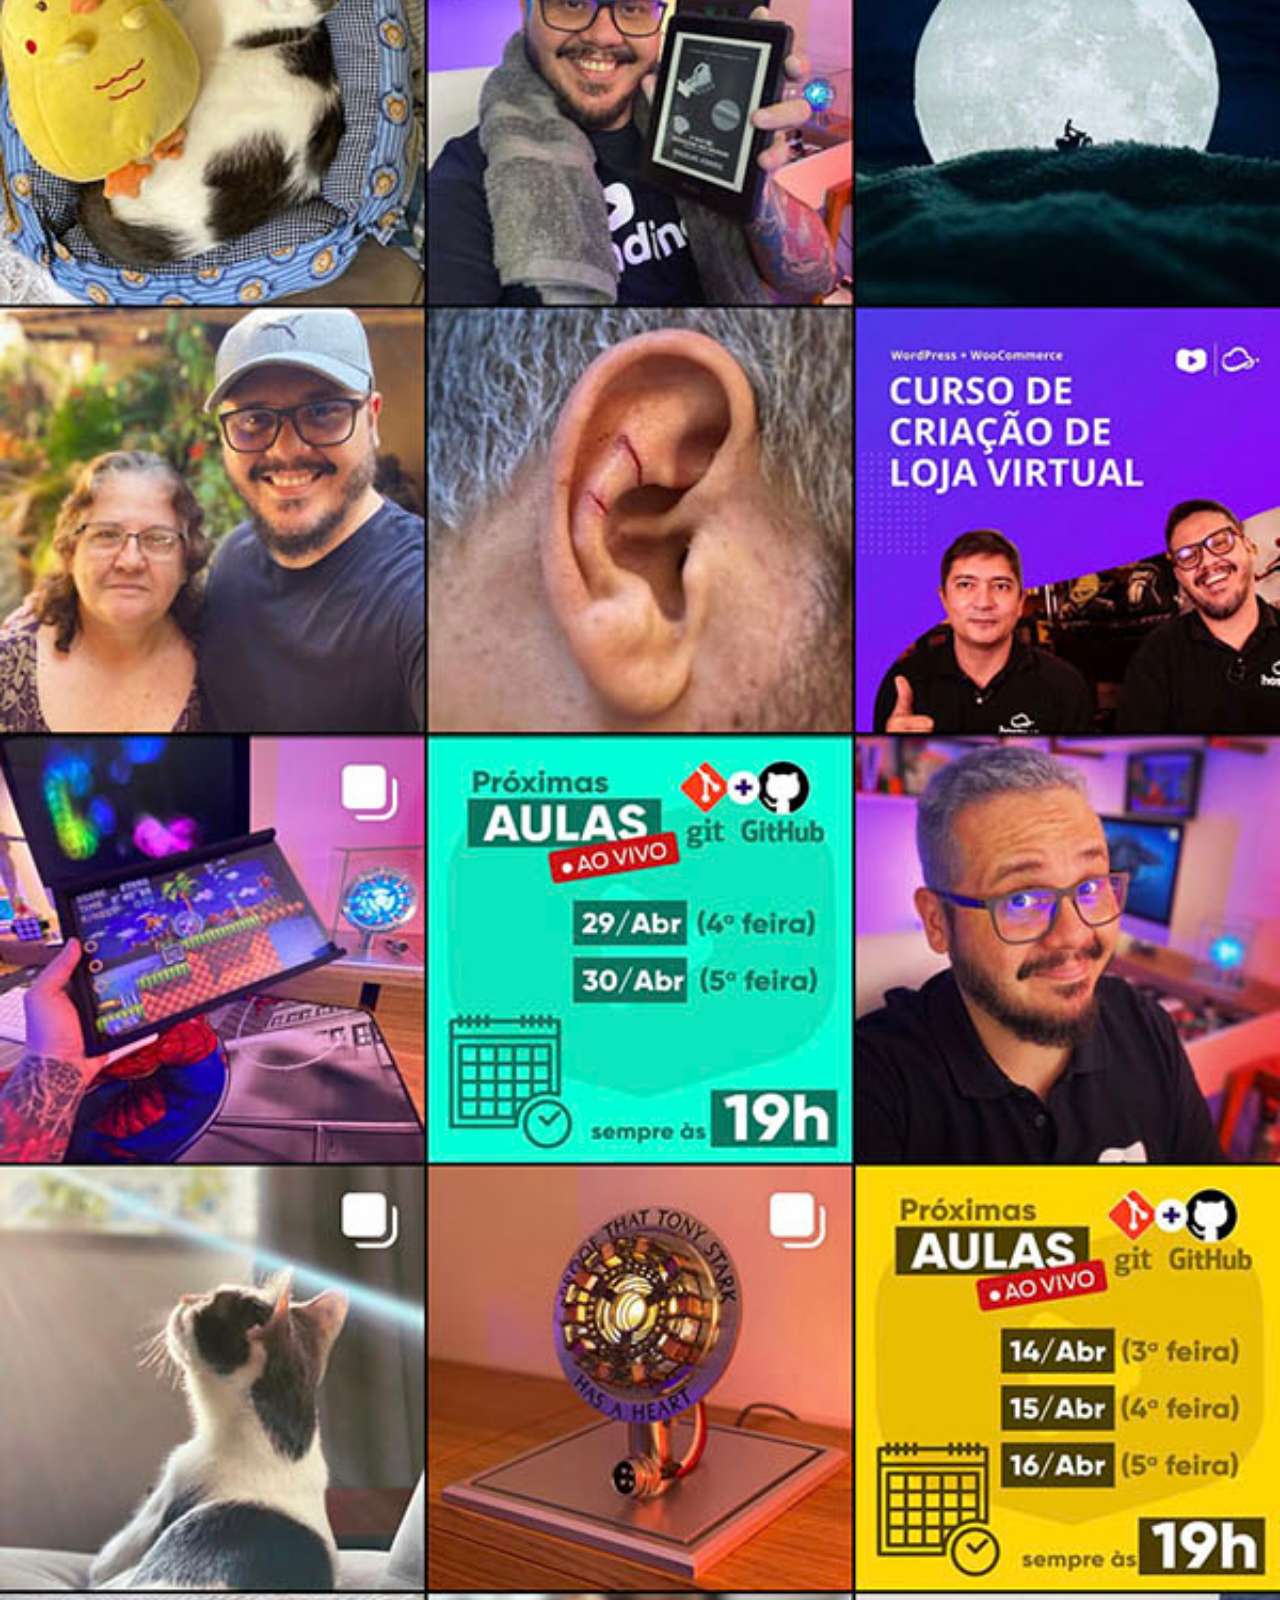
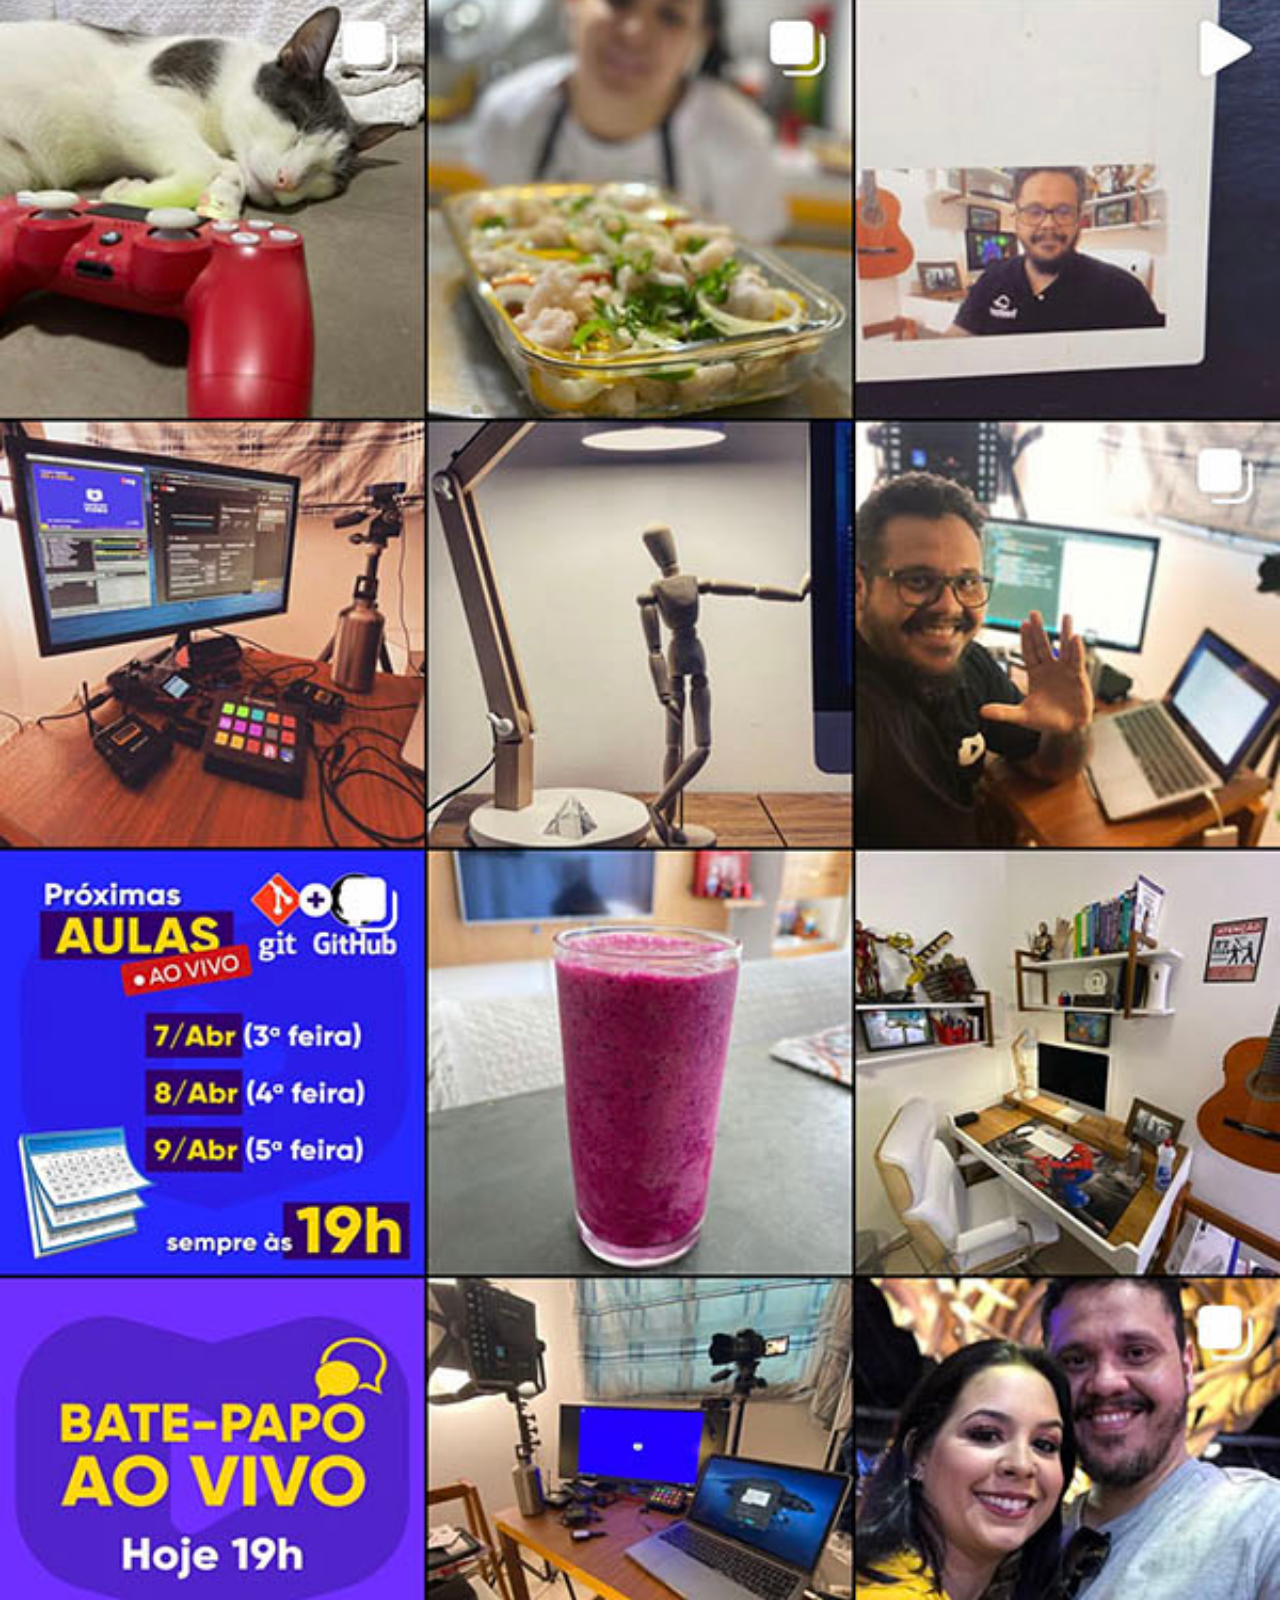
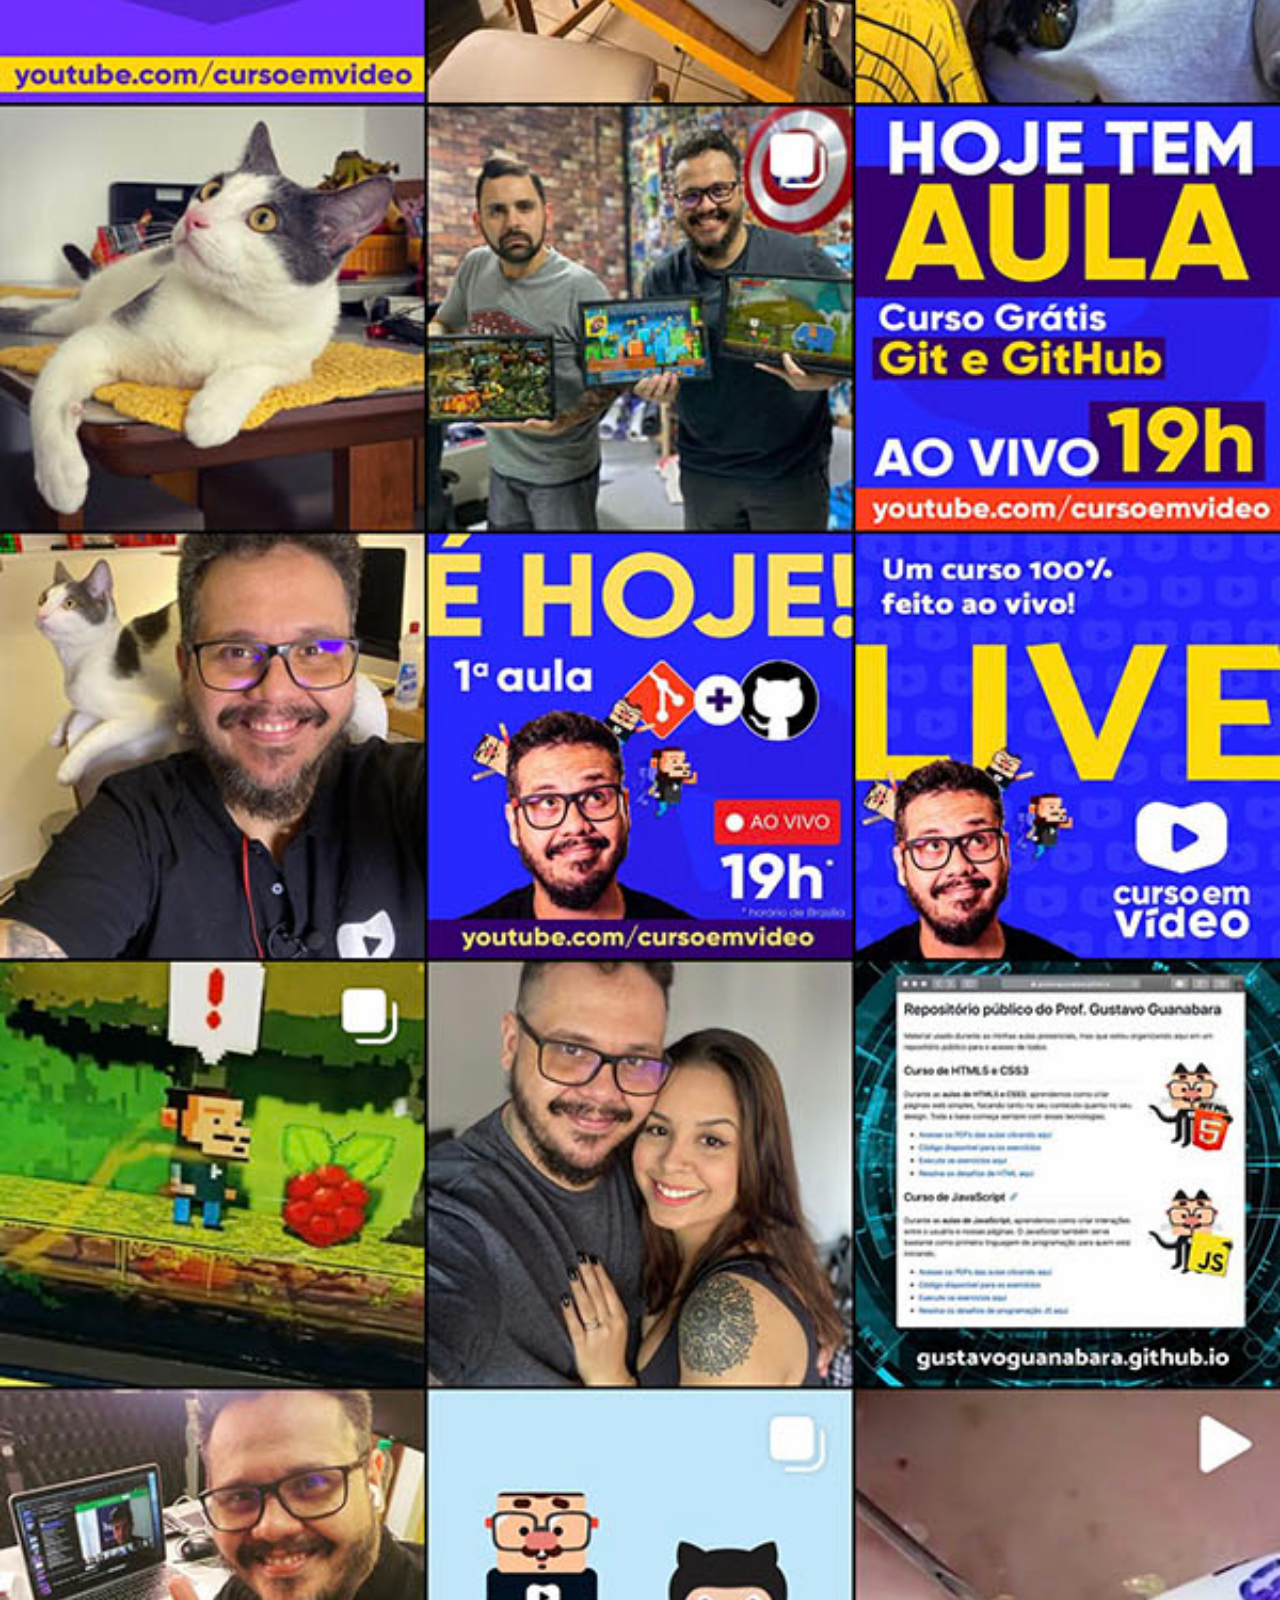
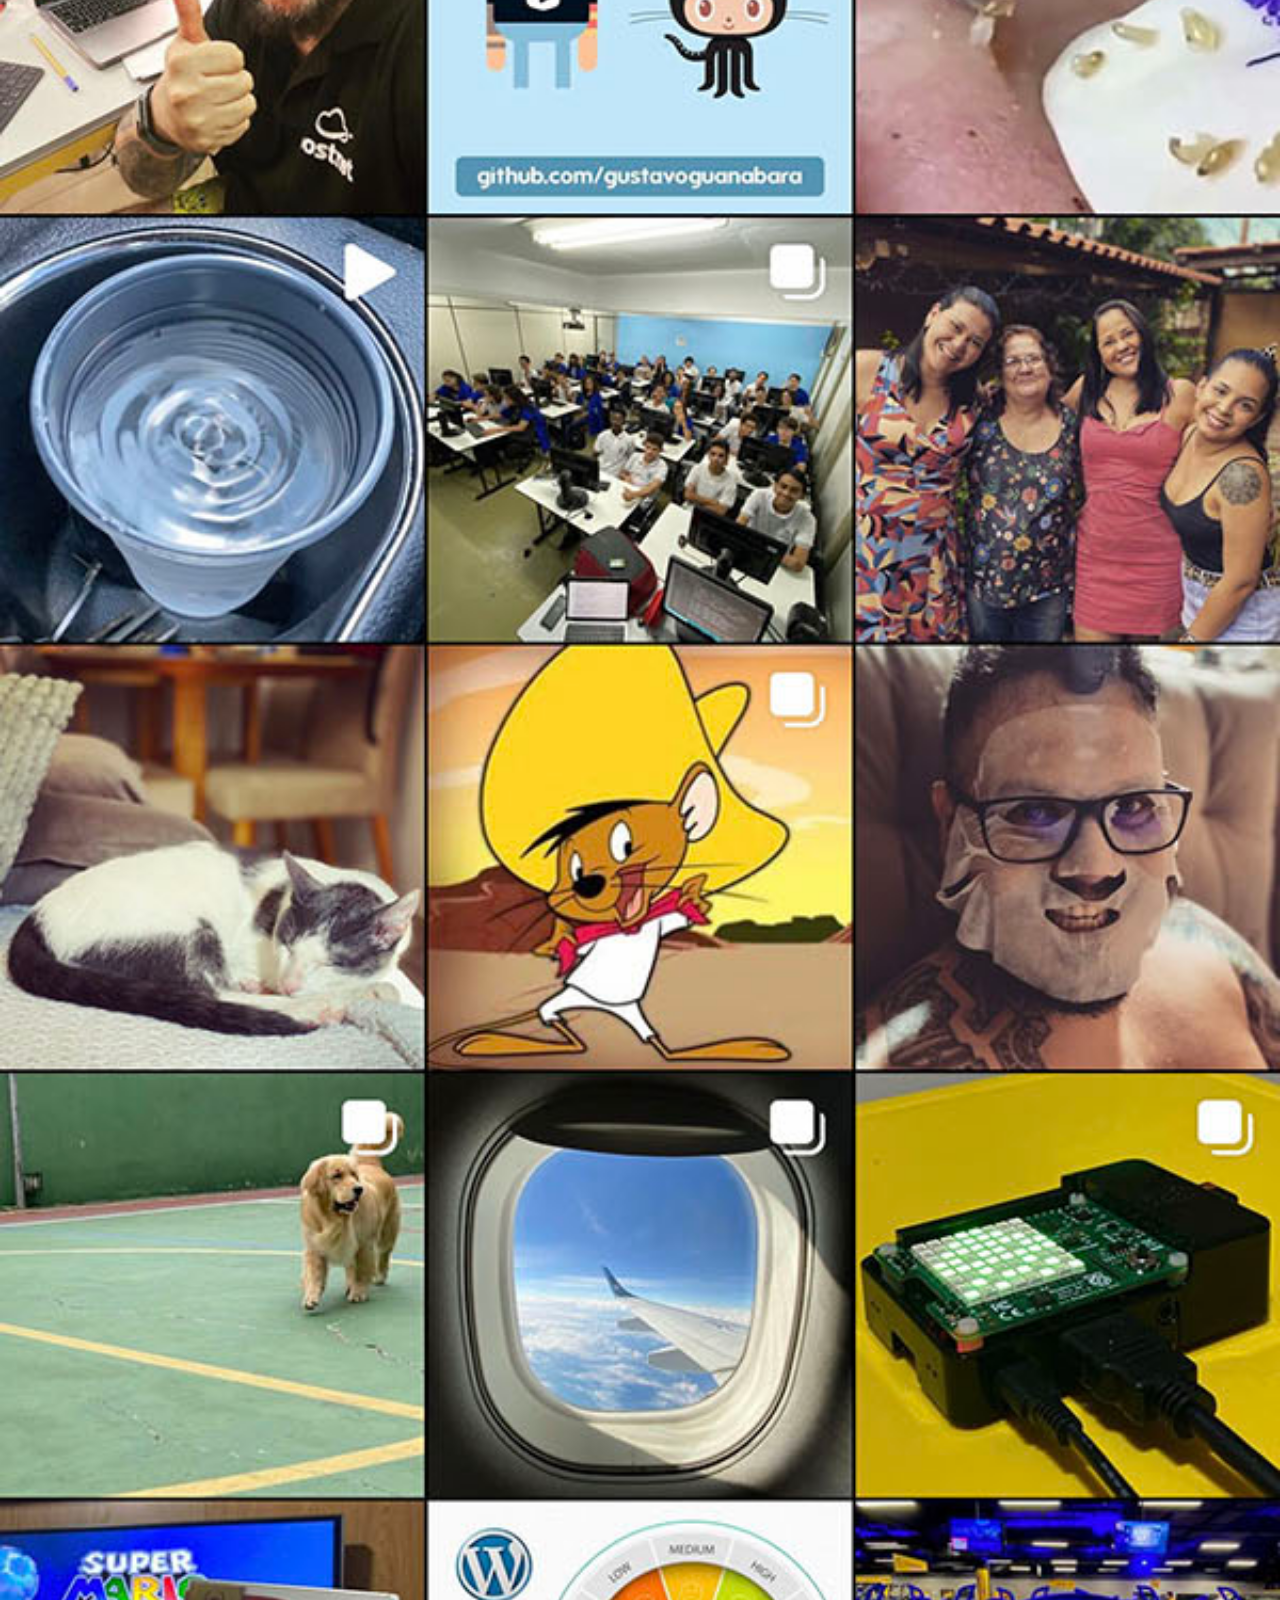
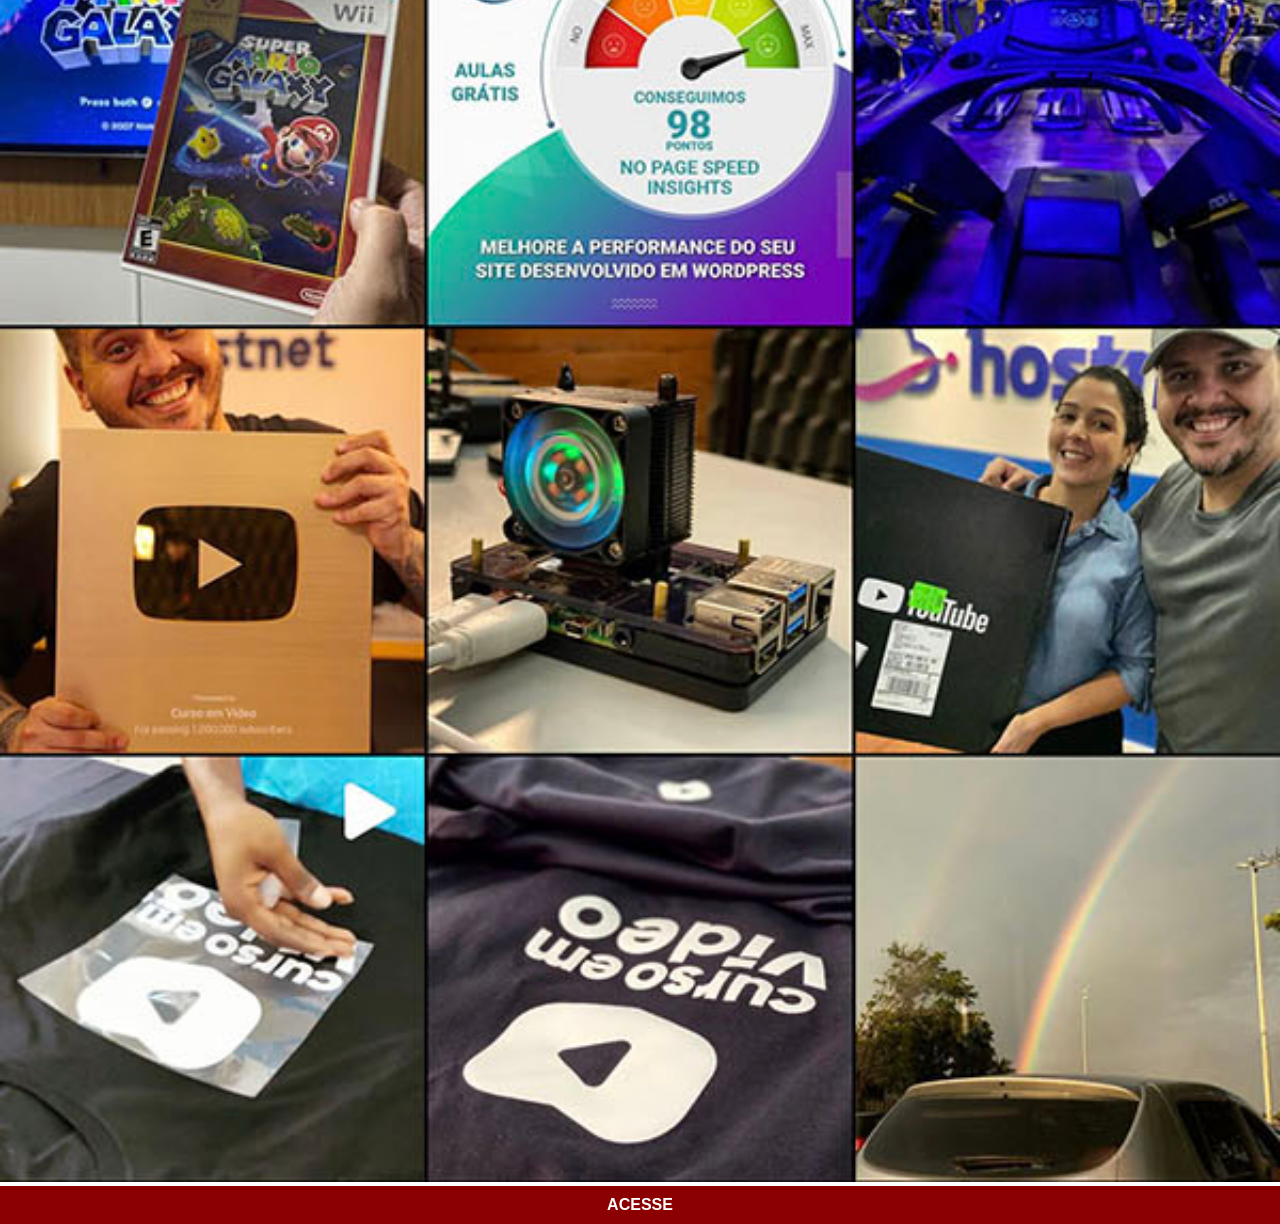
<file: instragram.html>
<!DOCTYPE html>
<html lang="pt-PT">
<head>
    <meta charset="UTF-8">
    <meta name="viewport" content="width=device-width, initial-scale=1.0">
    <title>Instragam</title>
    <link rel="stylesheet" href="style/sociais.css">
</head>
<body>
    <img src="assets/imagens/tela-instagram.jpg" alt="instragam">
    <a rel="external" target="_blank" href="https://www.instagram.com/gustavoguanabara/">ACESSE</a>
</body>
</html>
</file>
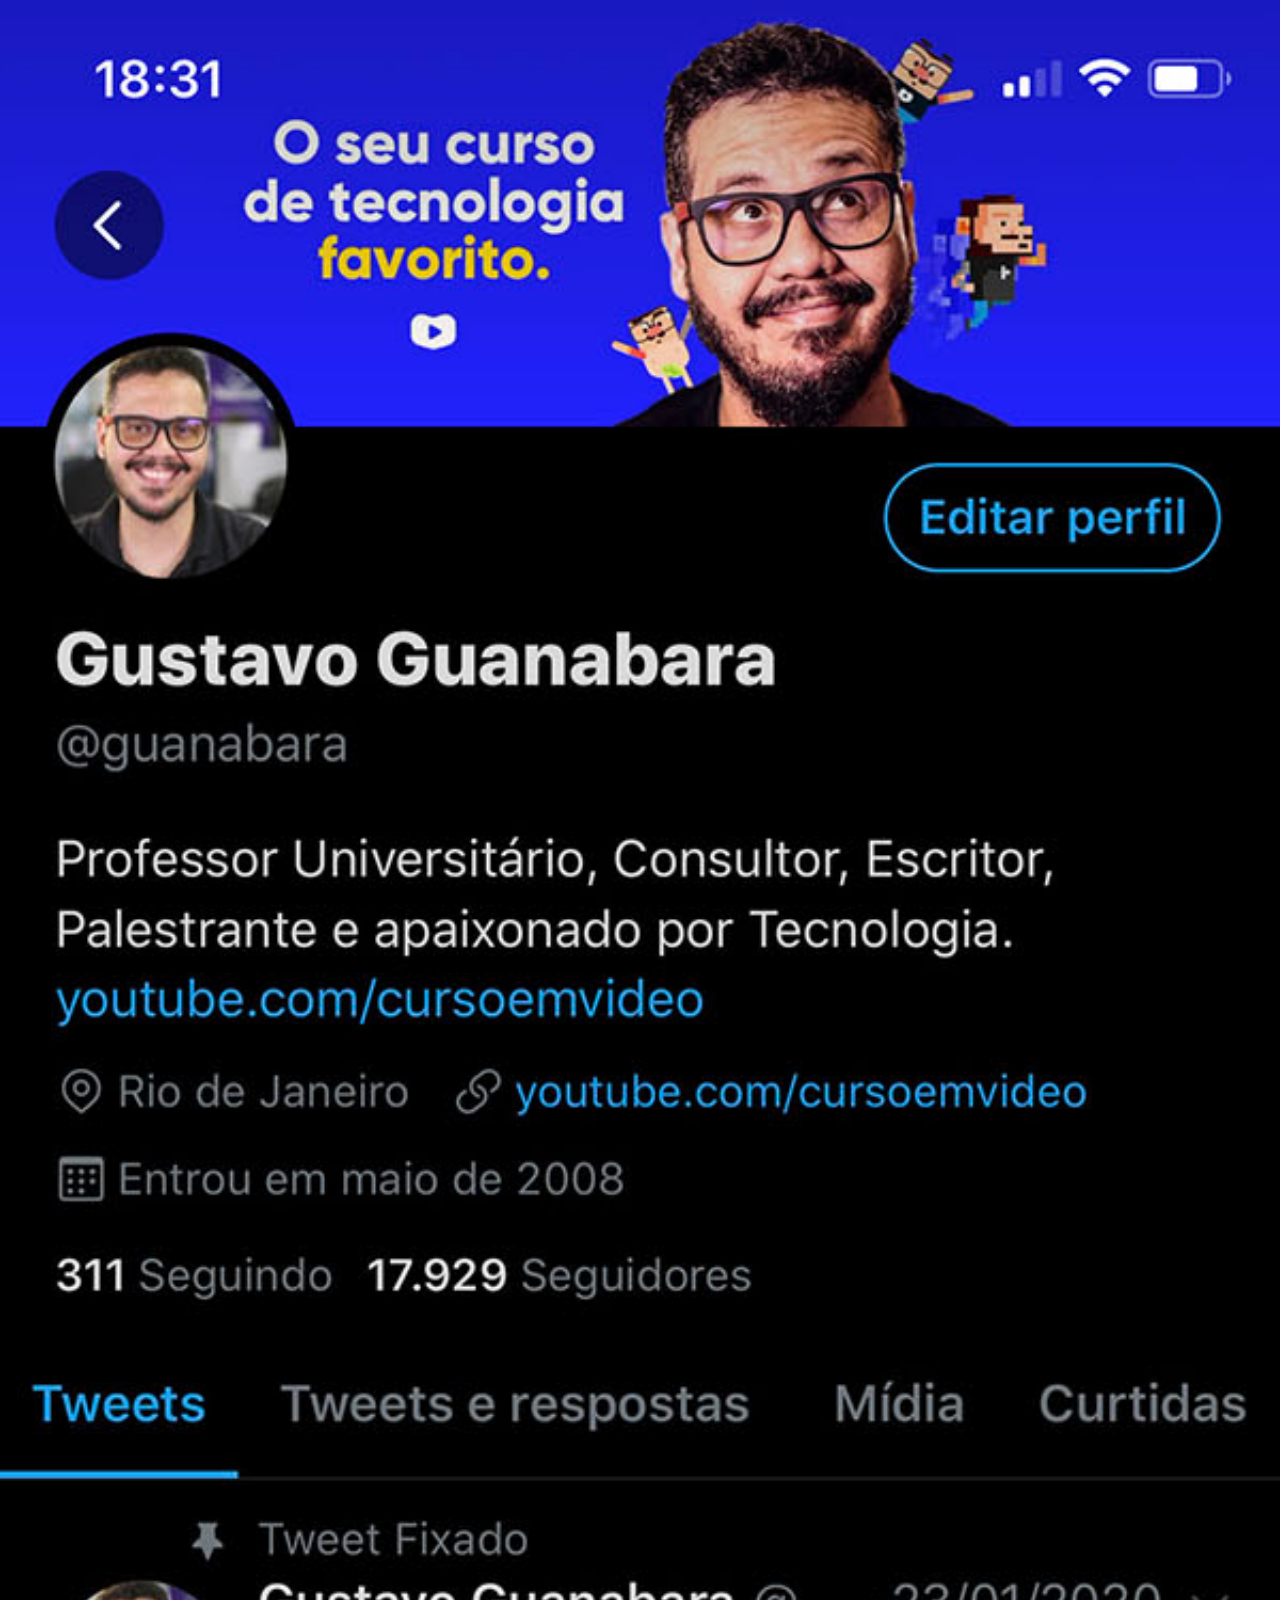
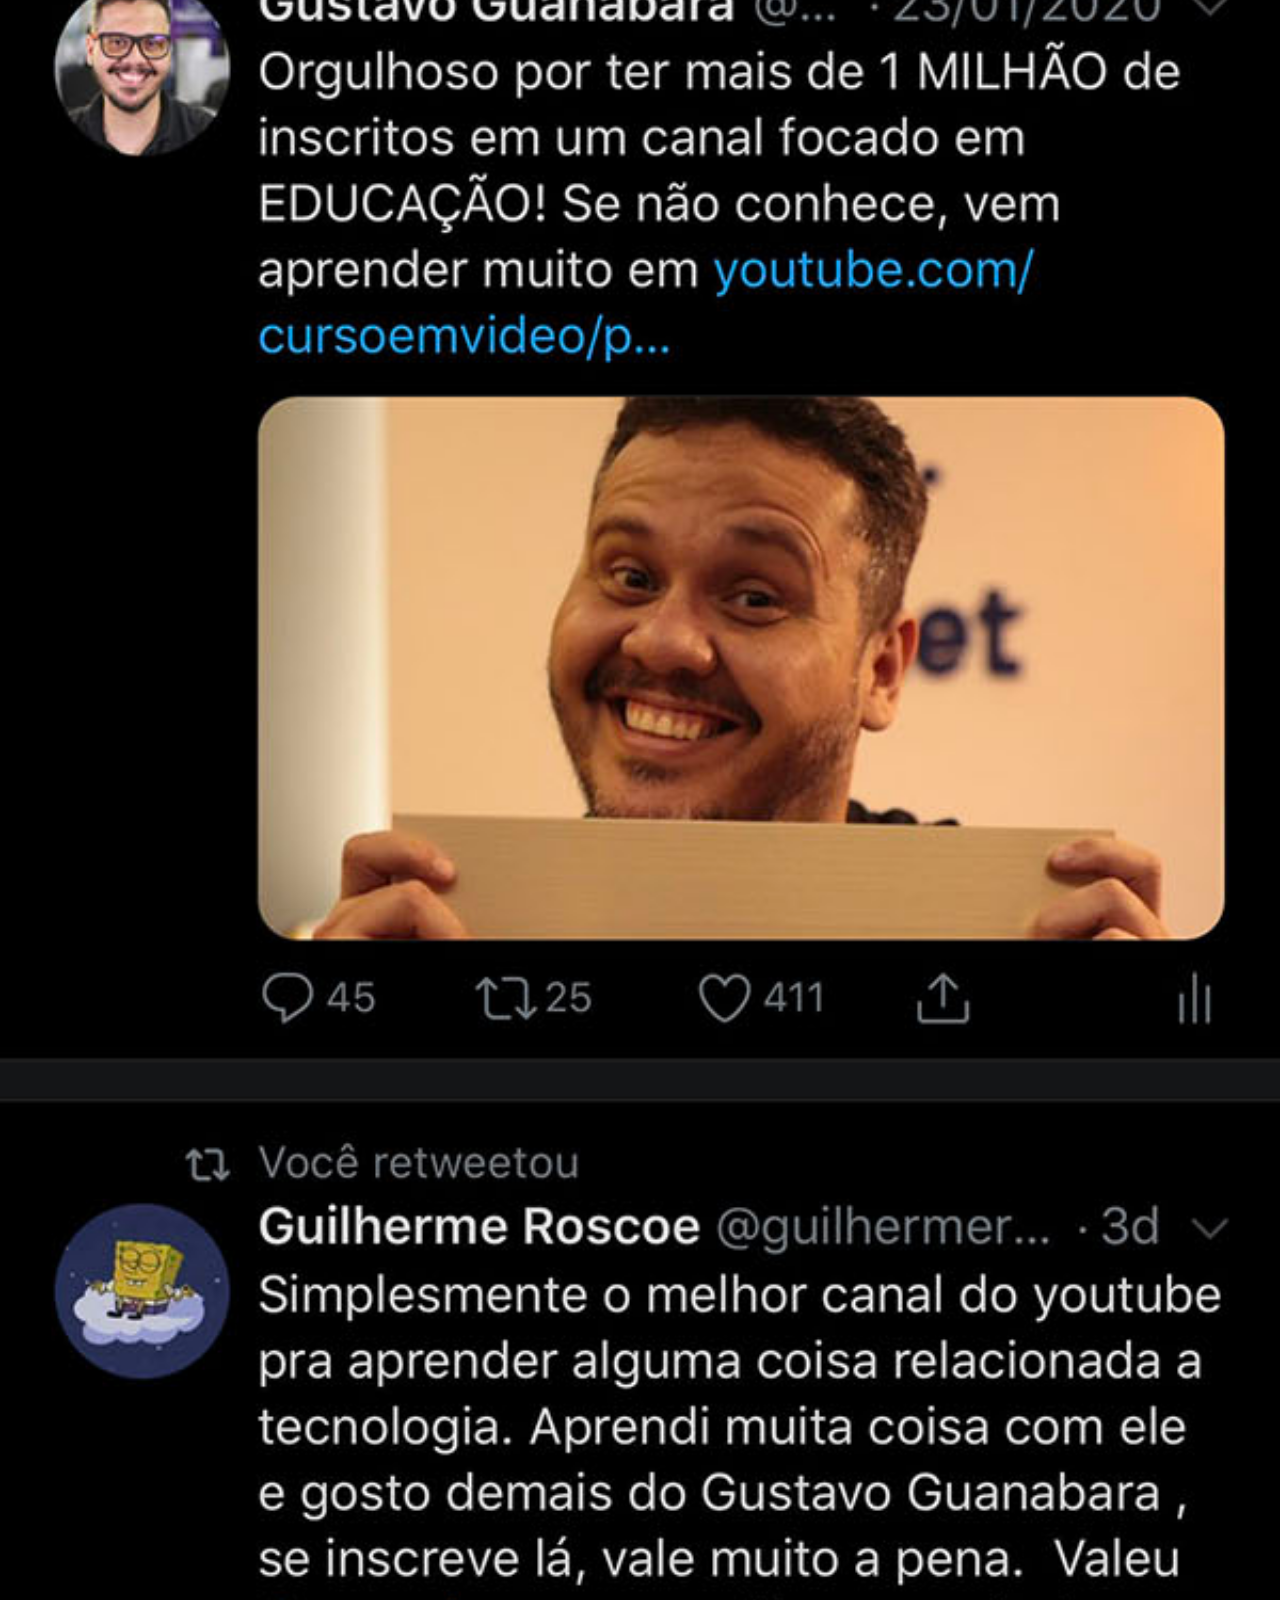
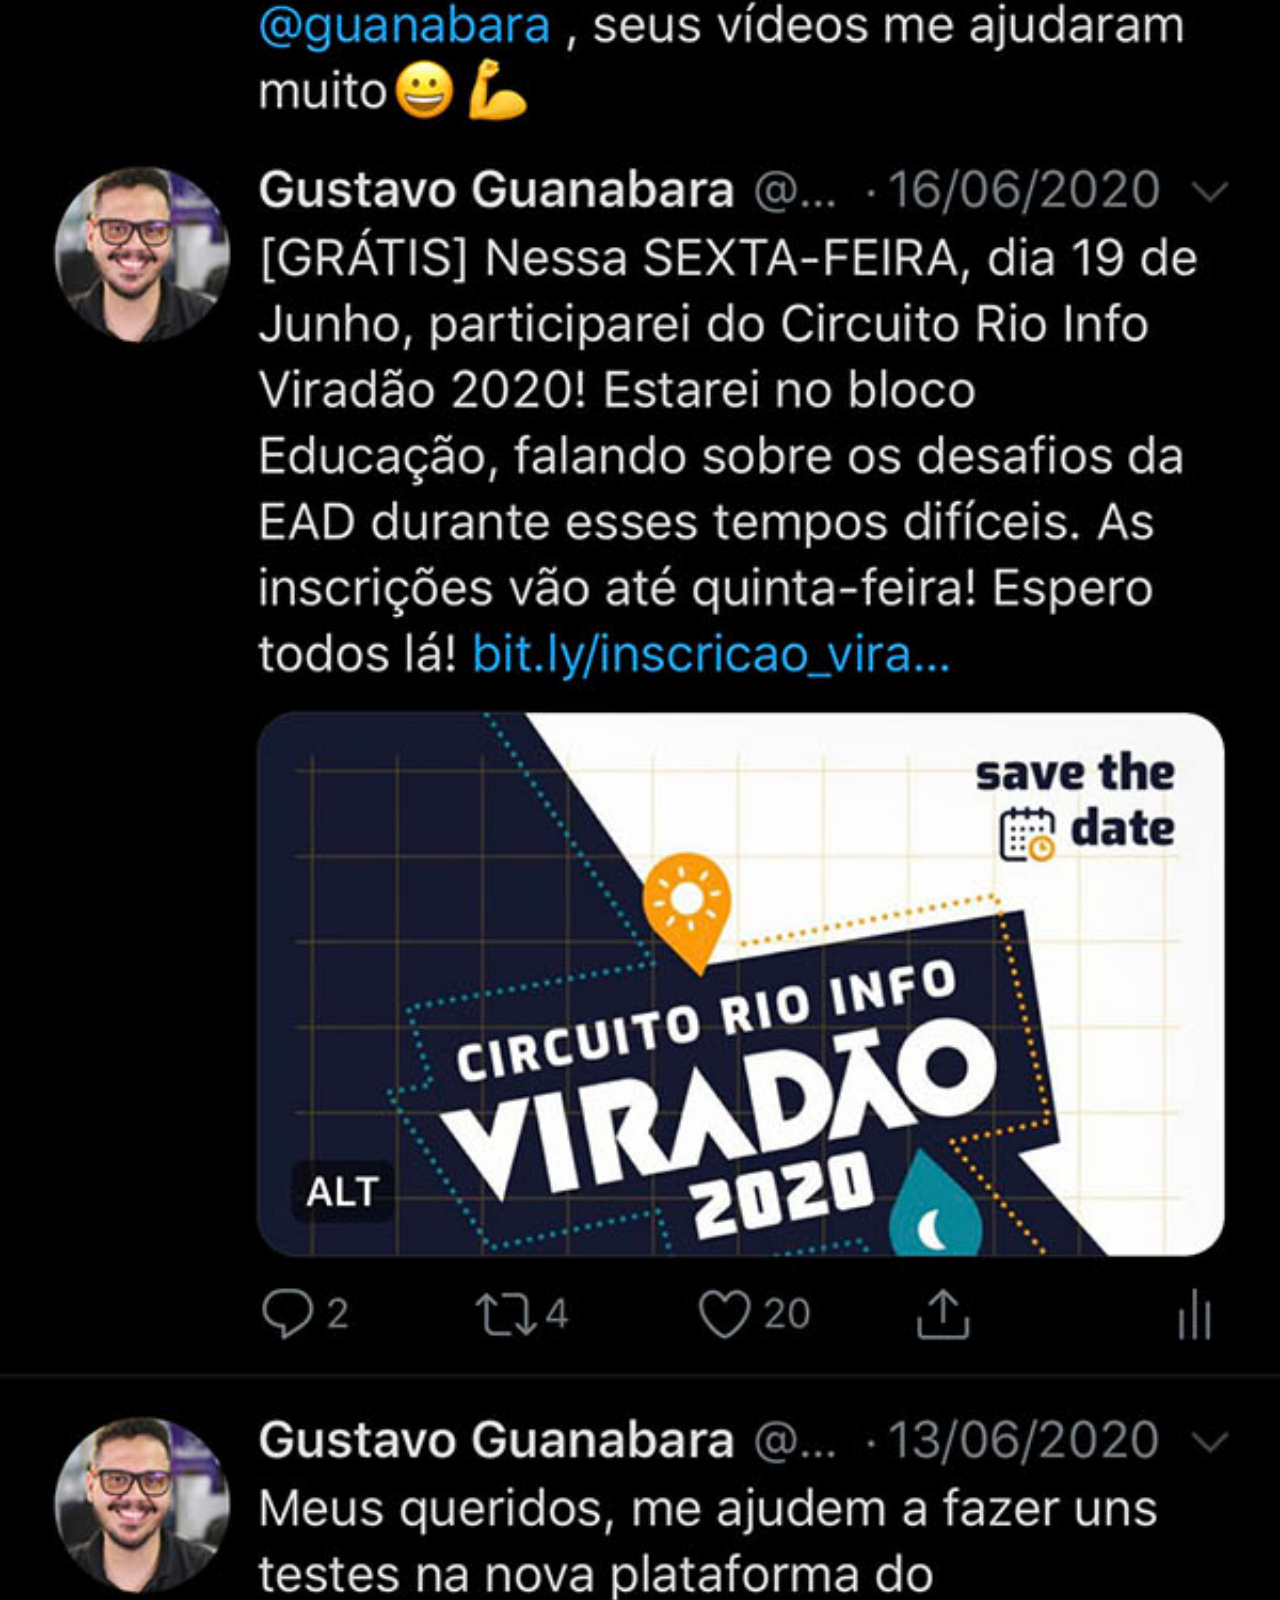
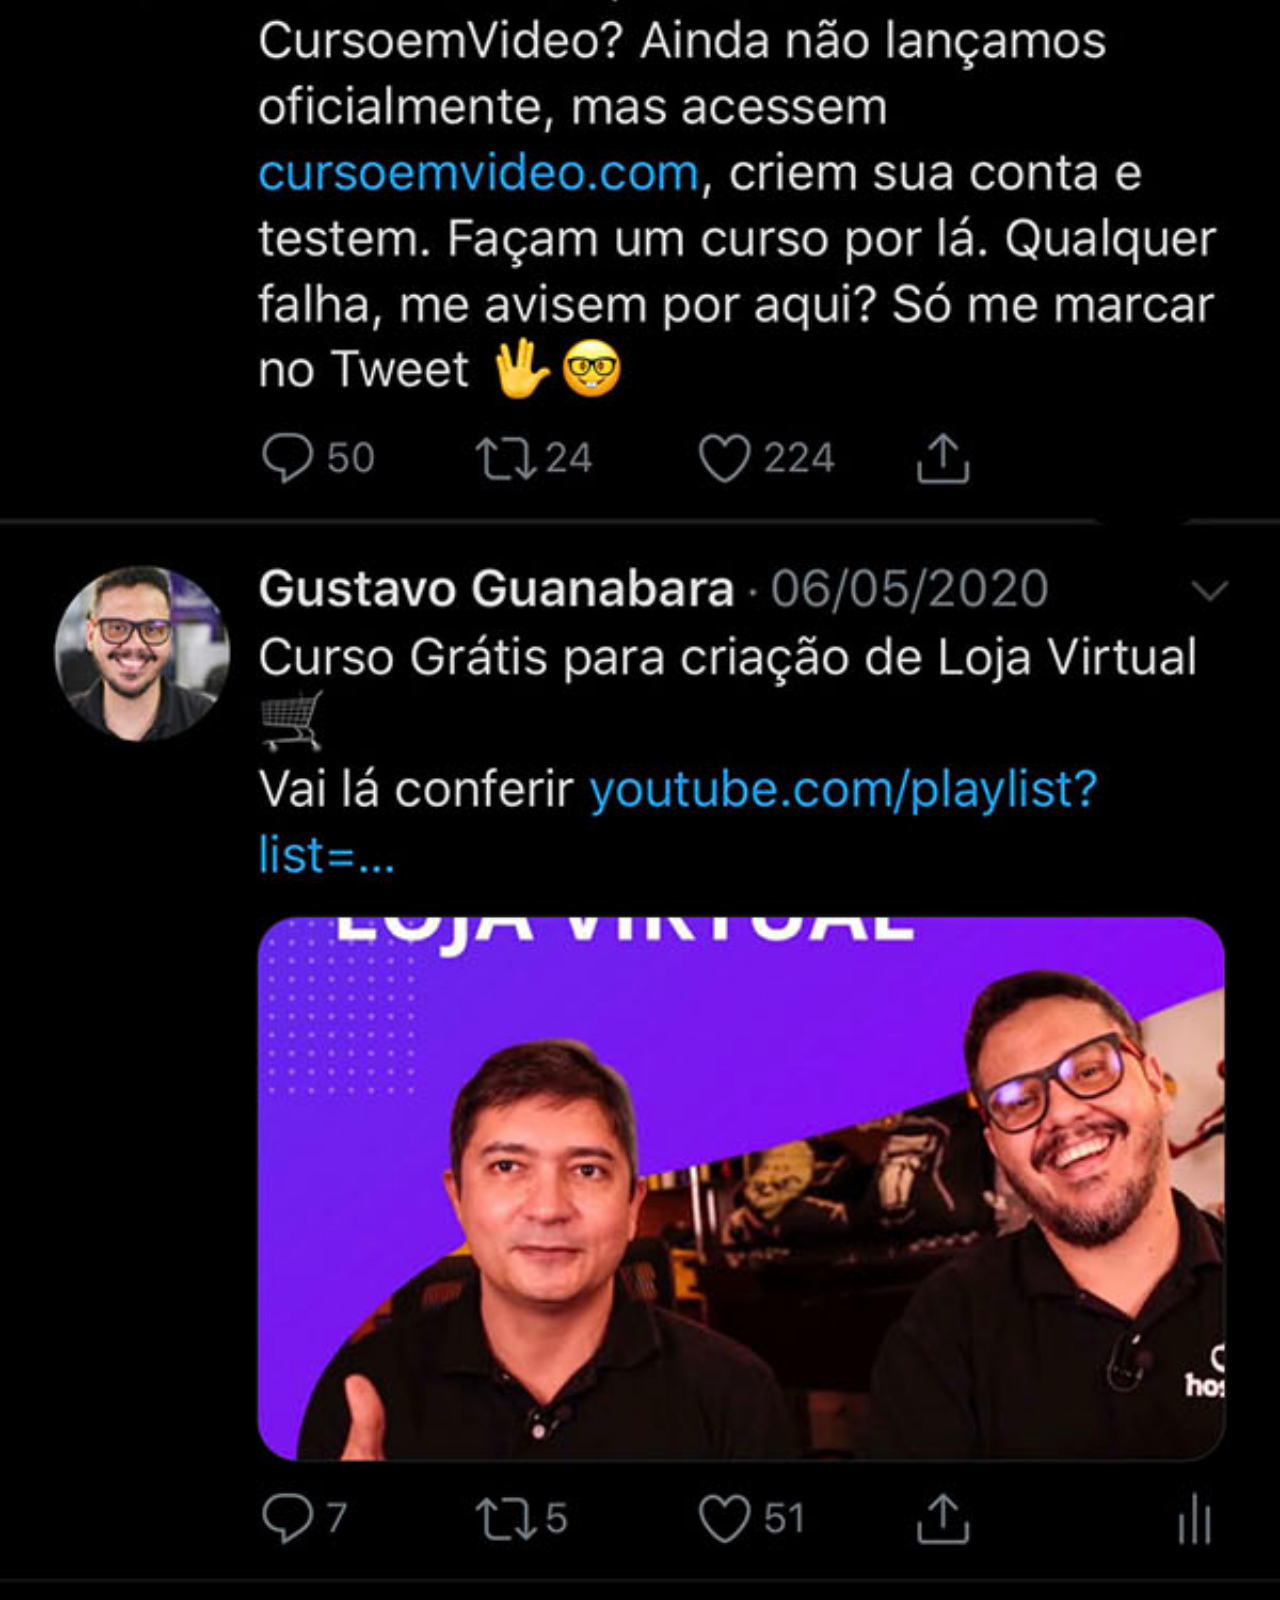
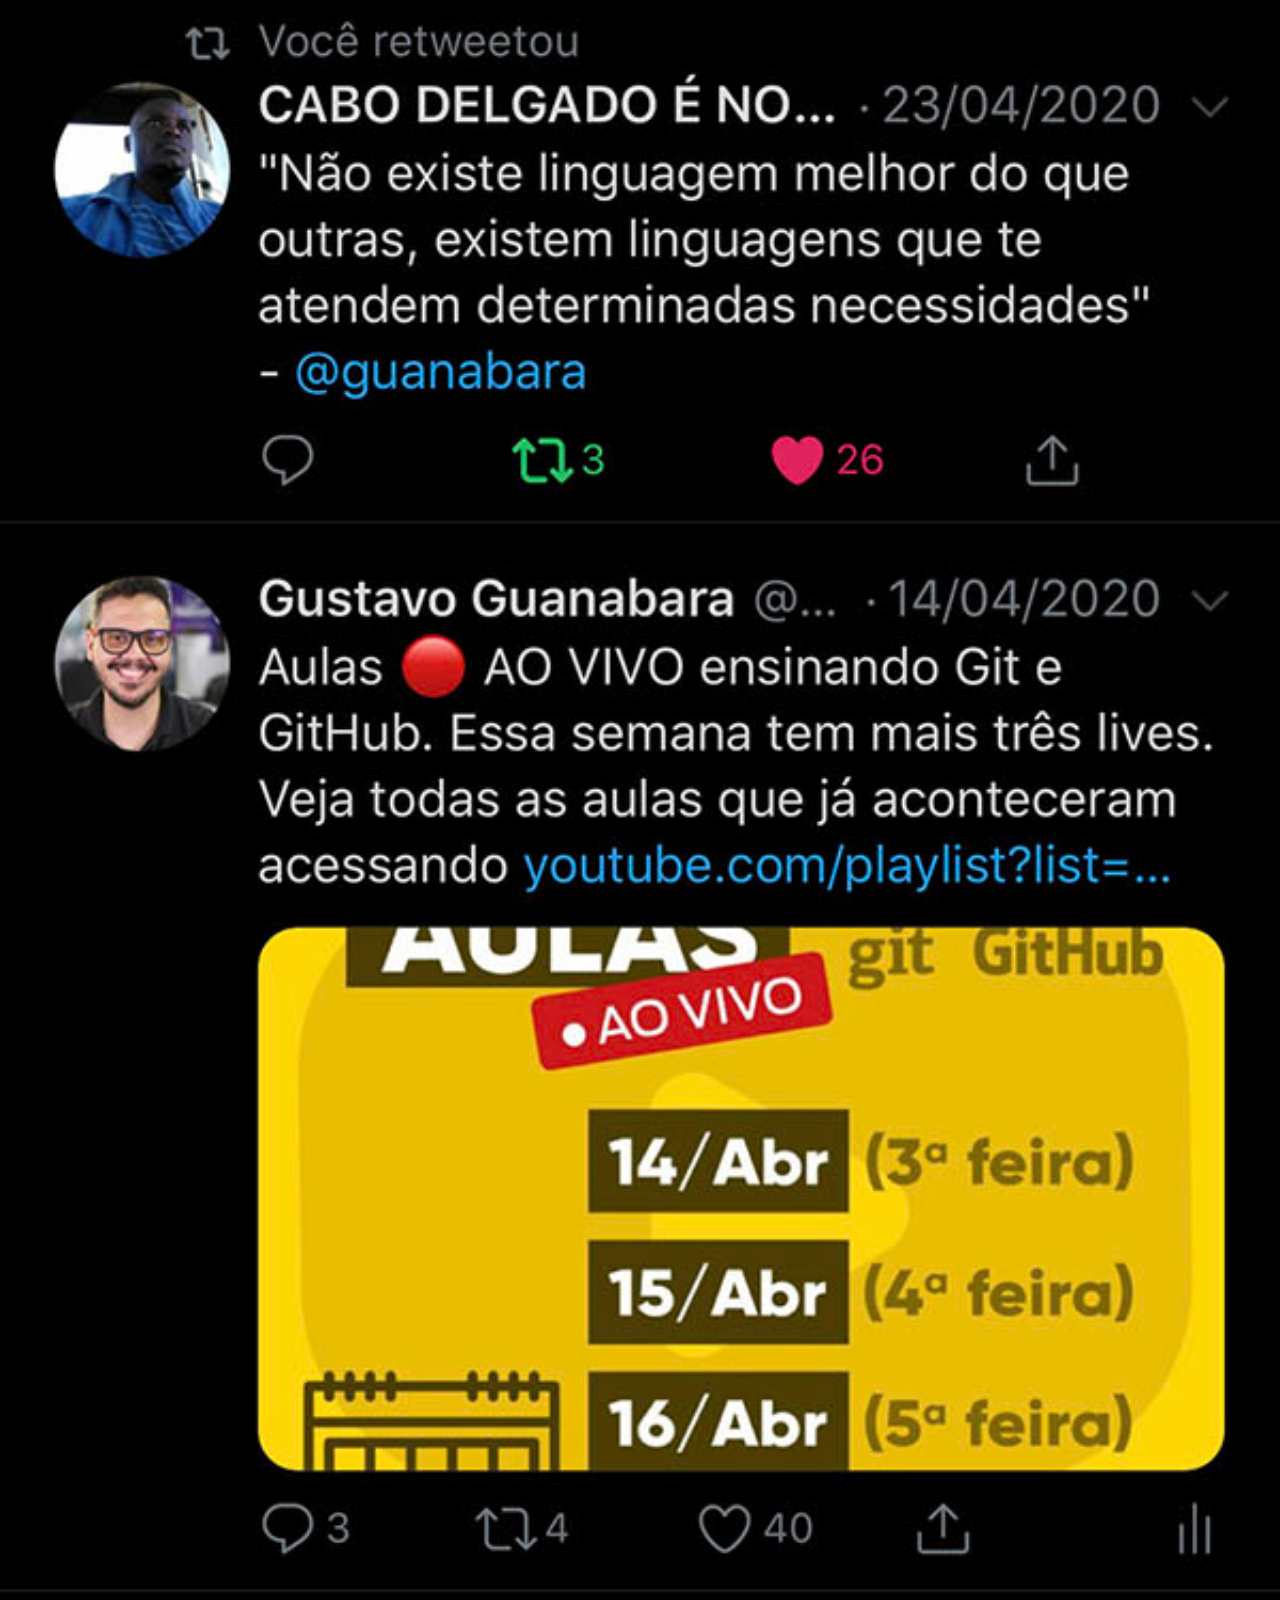
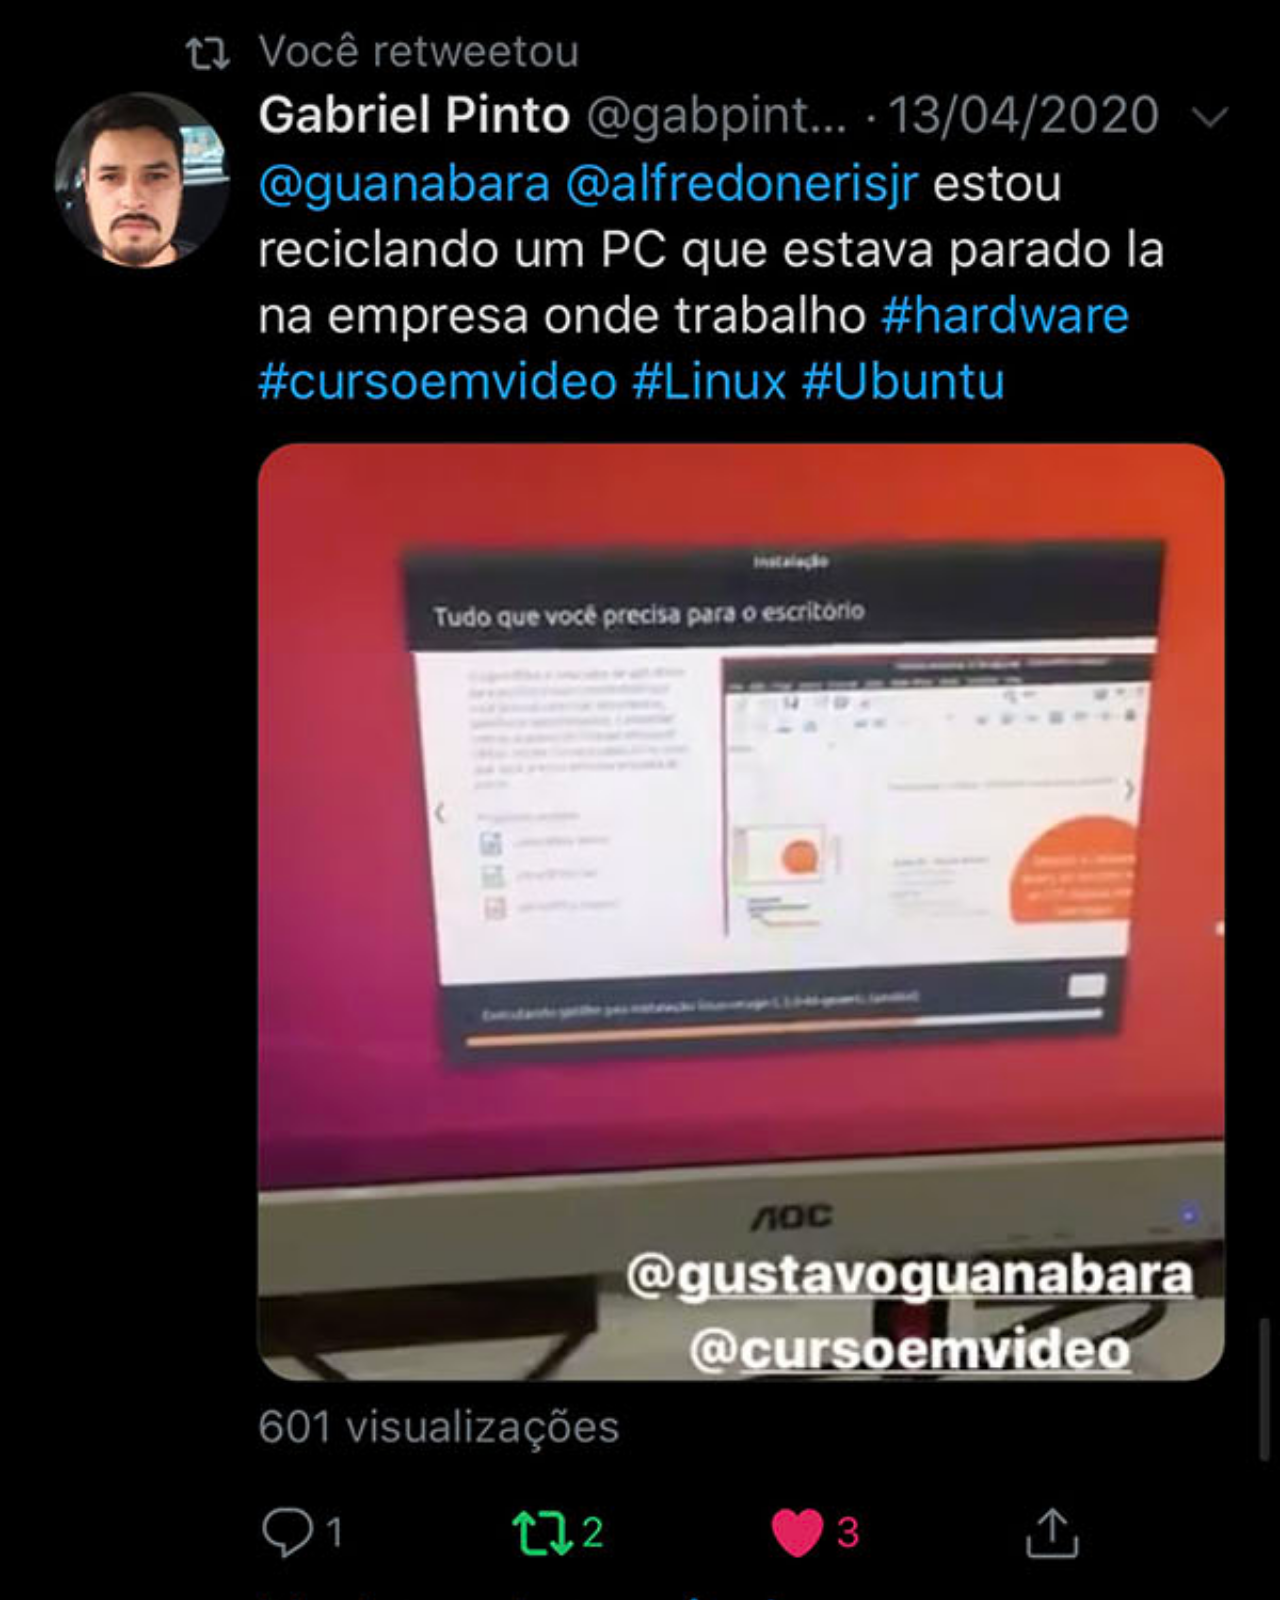
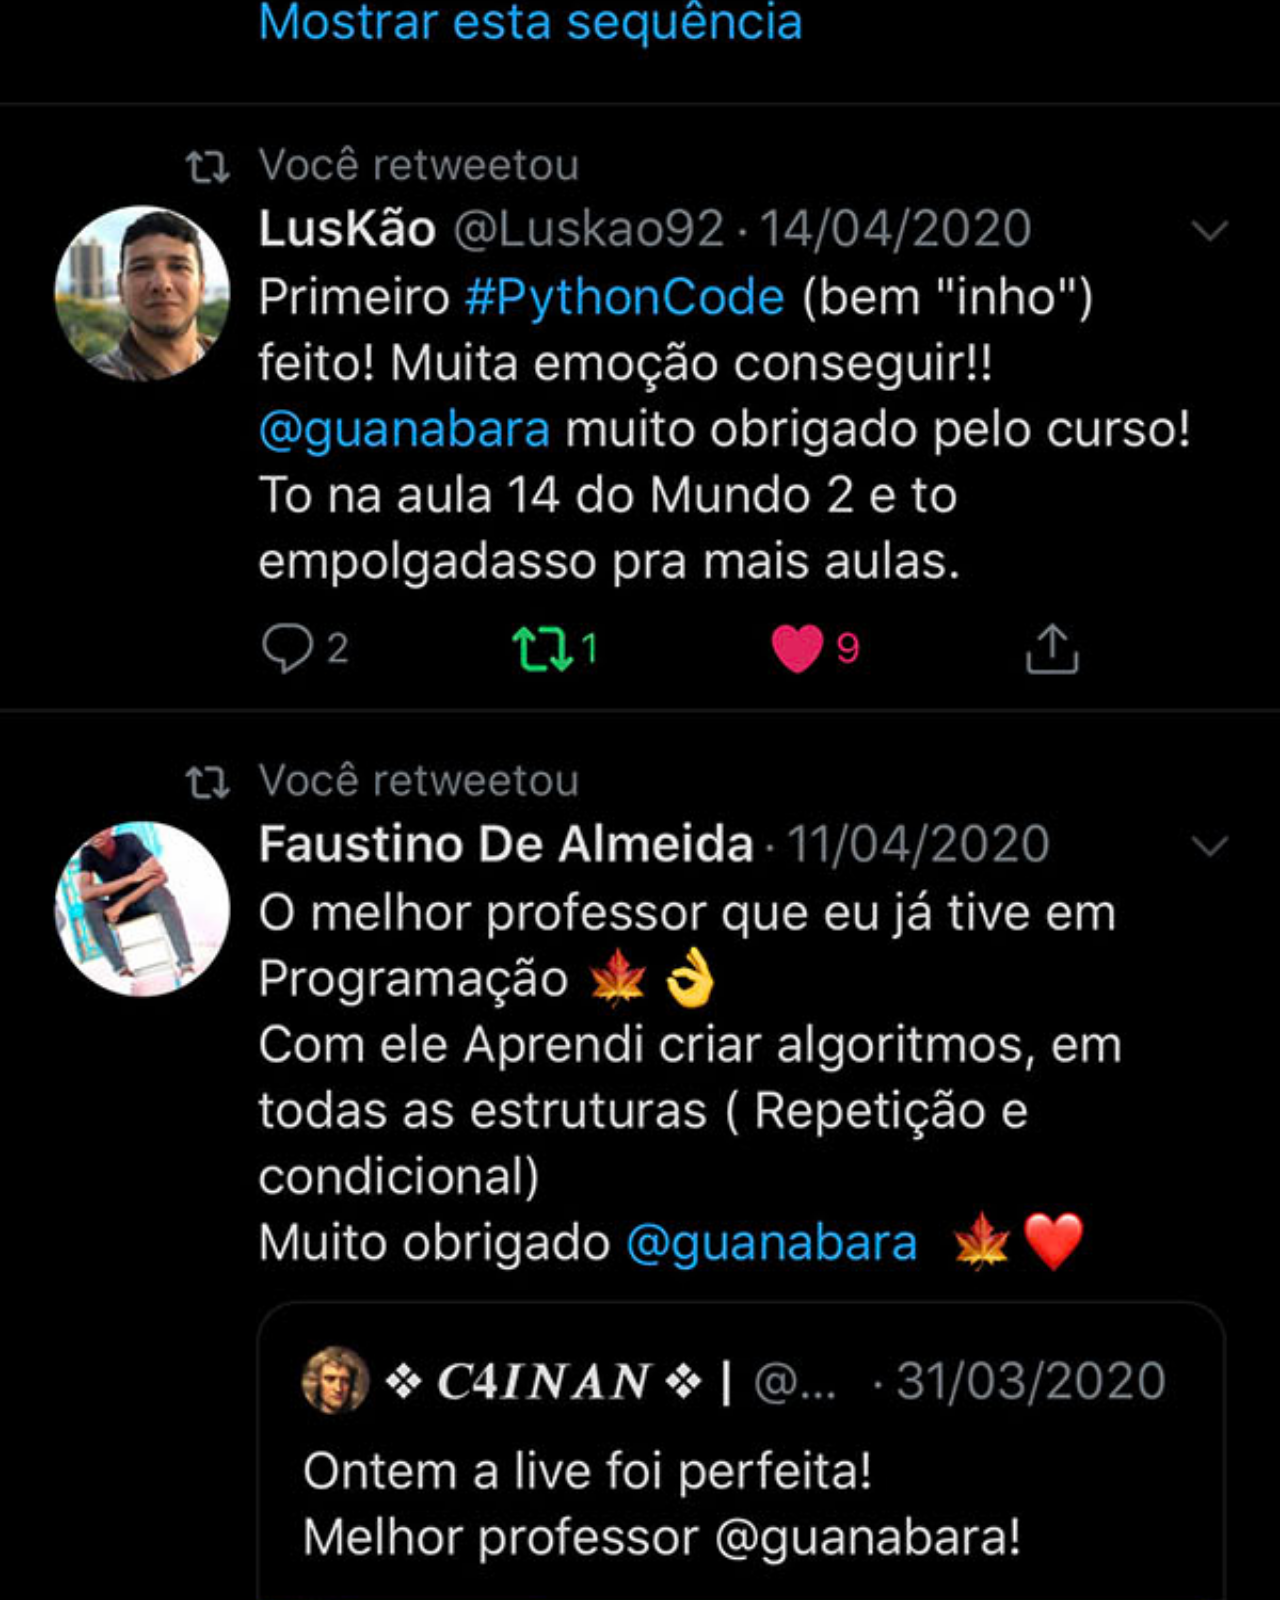
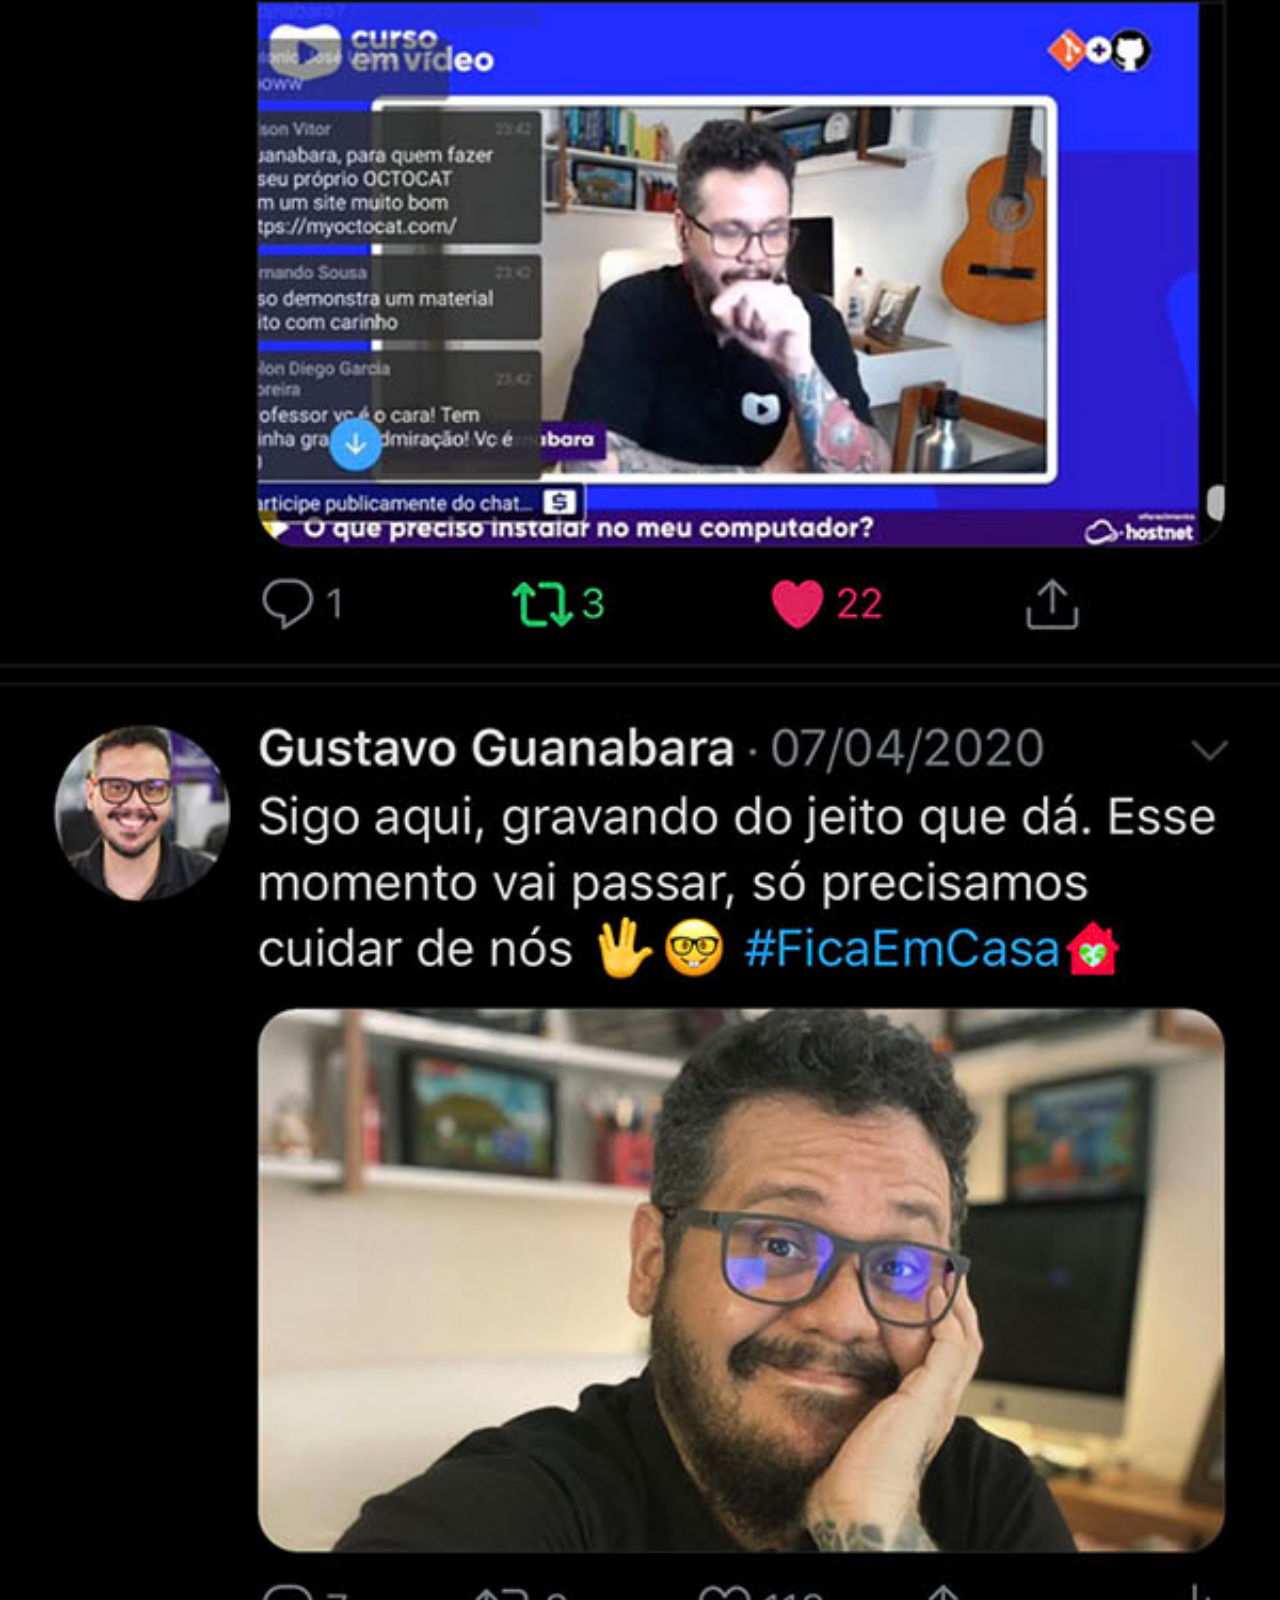
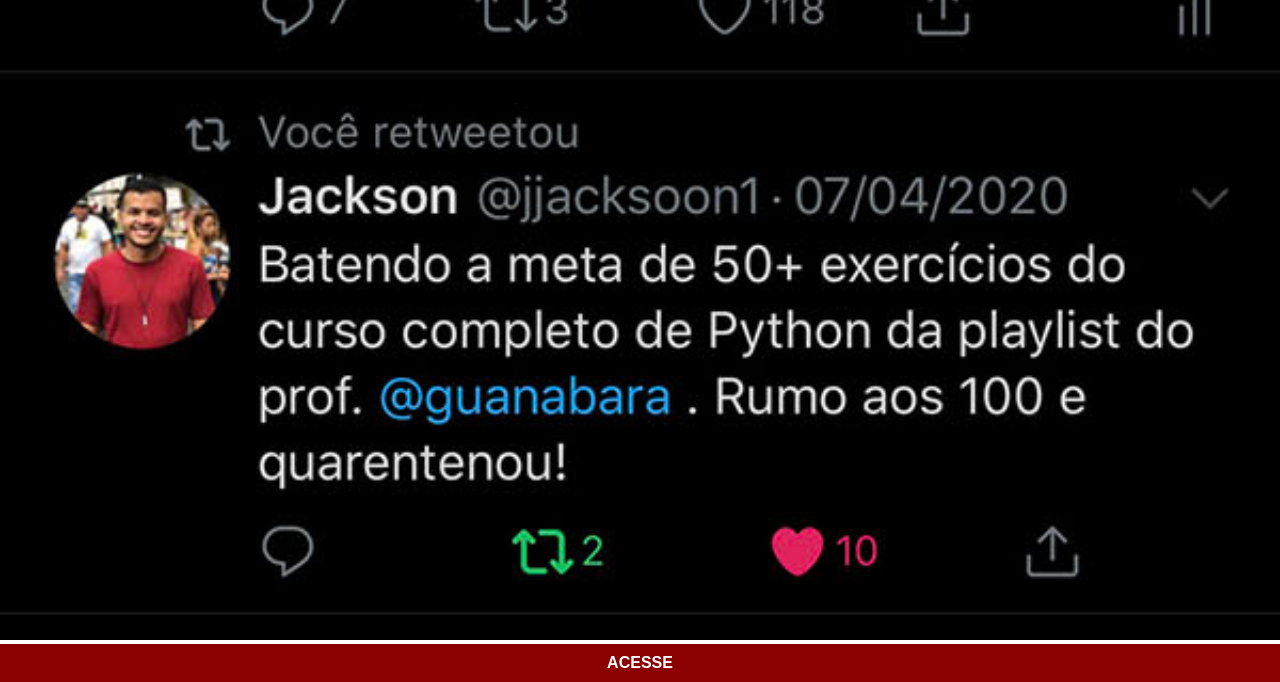
<file: twitter.html>
<!DOCTYPE html>
<html lang="pt-PT">
<head>
    <meta charset="UTF-8">
    <meta name="viewport" content="width=device-width, initial-scale=1.0">
    <title>Twitter</title>
    <link rel="stylesheet" href="style/sociais.css">
</head>
<body>
    <img src="assets/imagens/tela-twitter.jpg" alt="twitter">
    <a target="_blank" rel="external" href="https://x.com/guanabara">ACESSE</a>
</body>
</html>
</file>
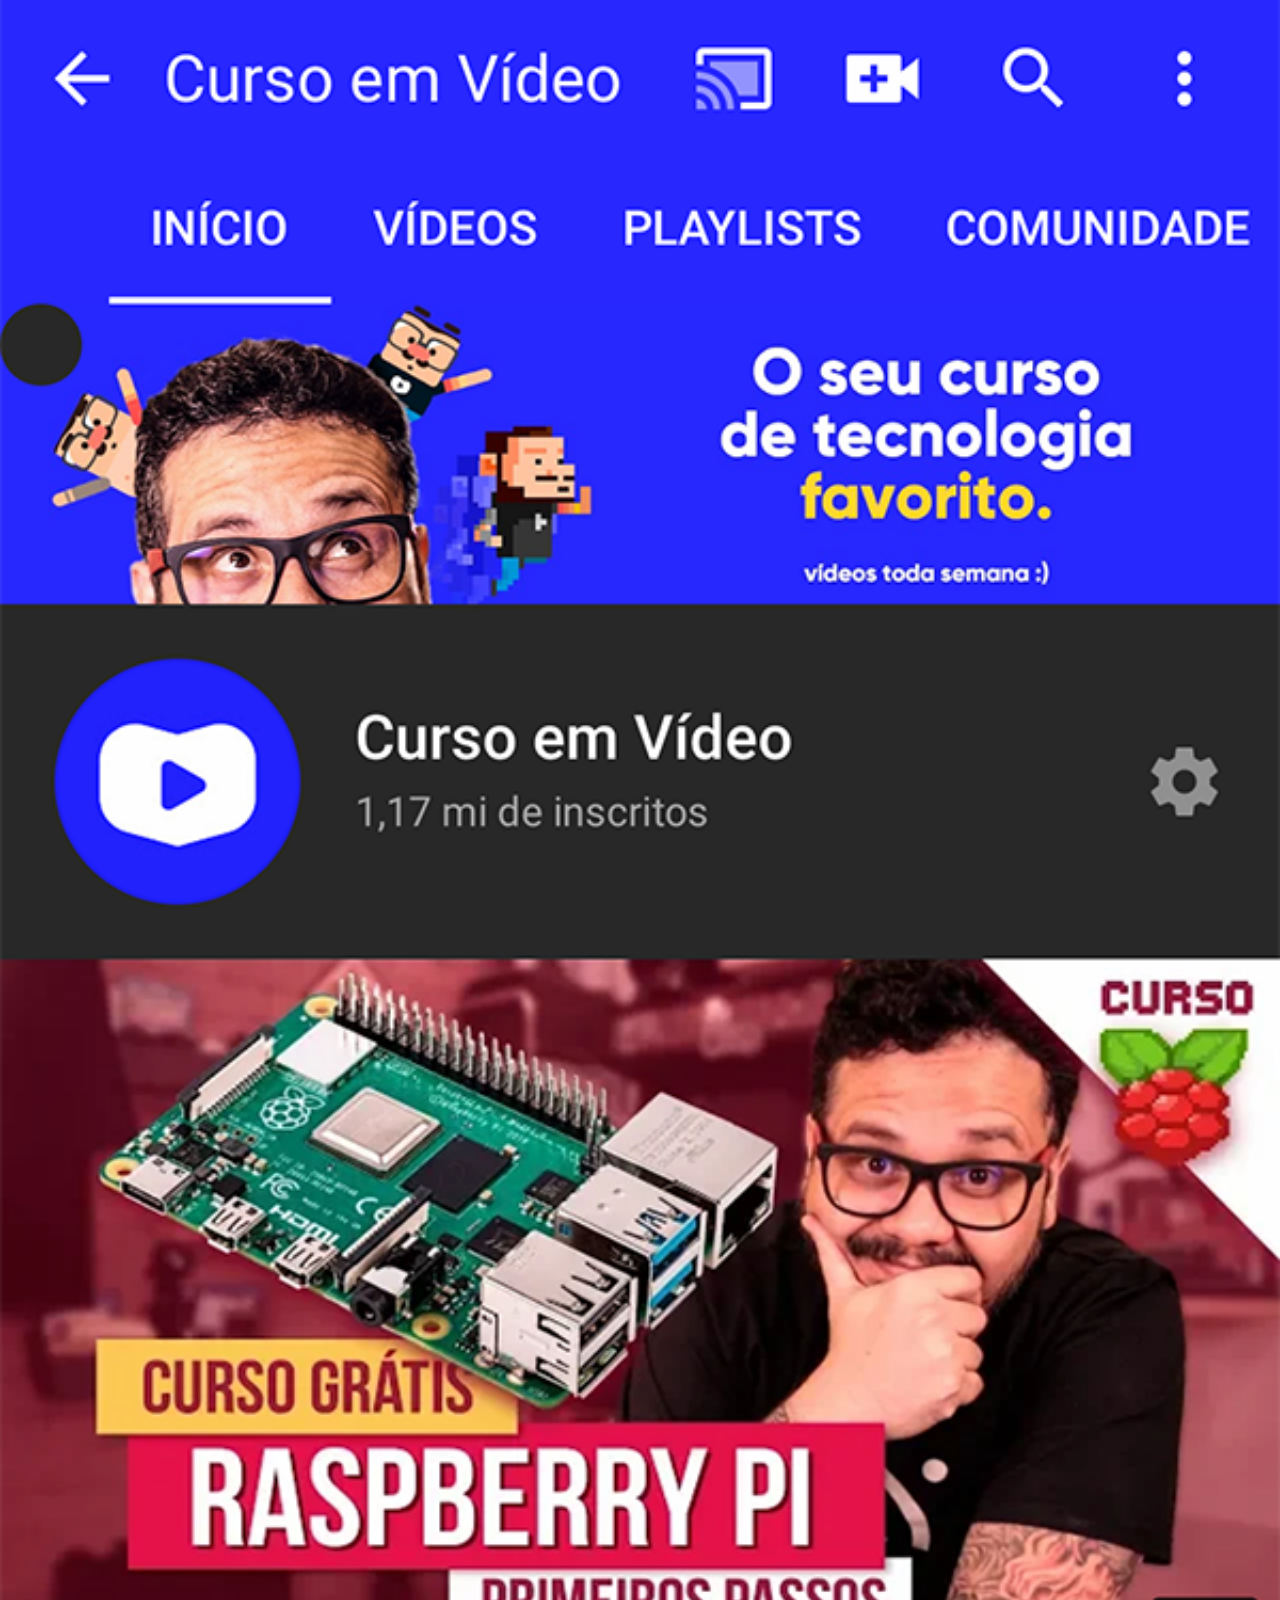
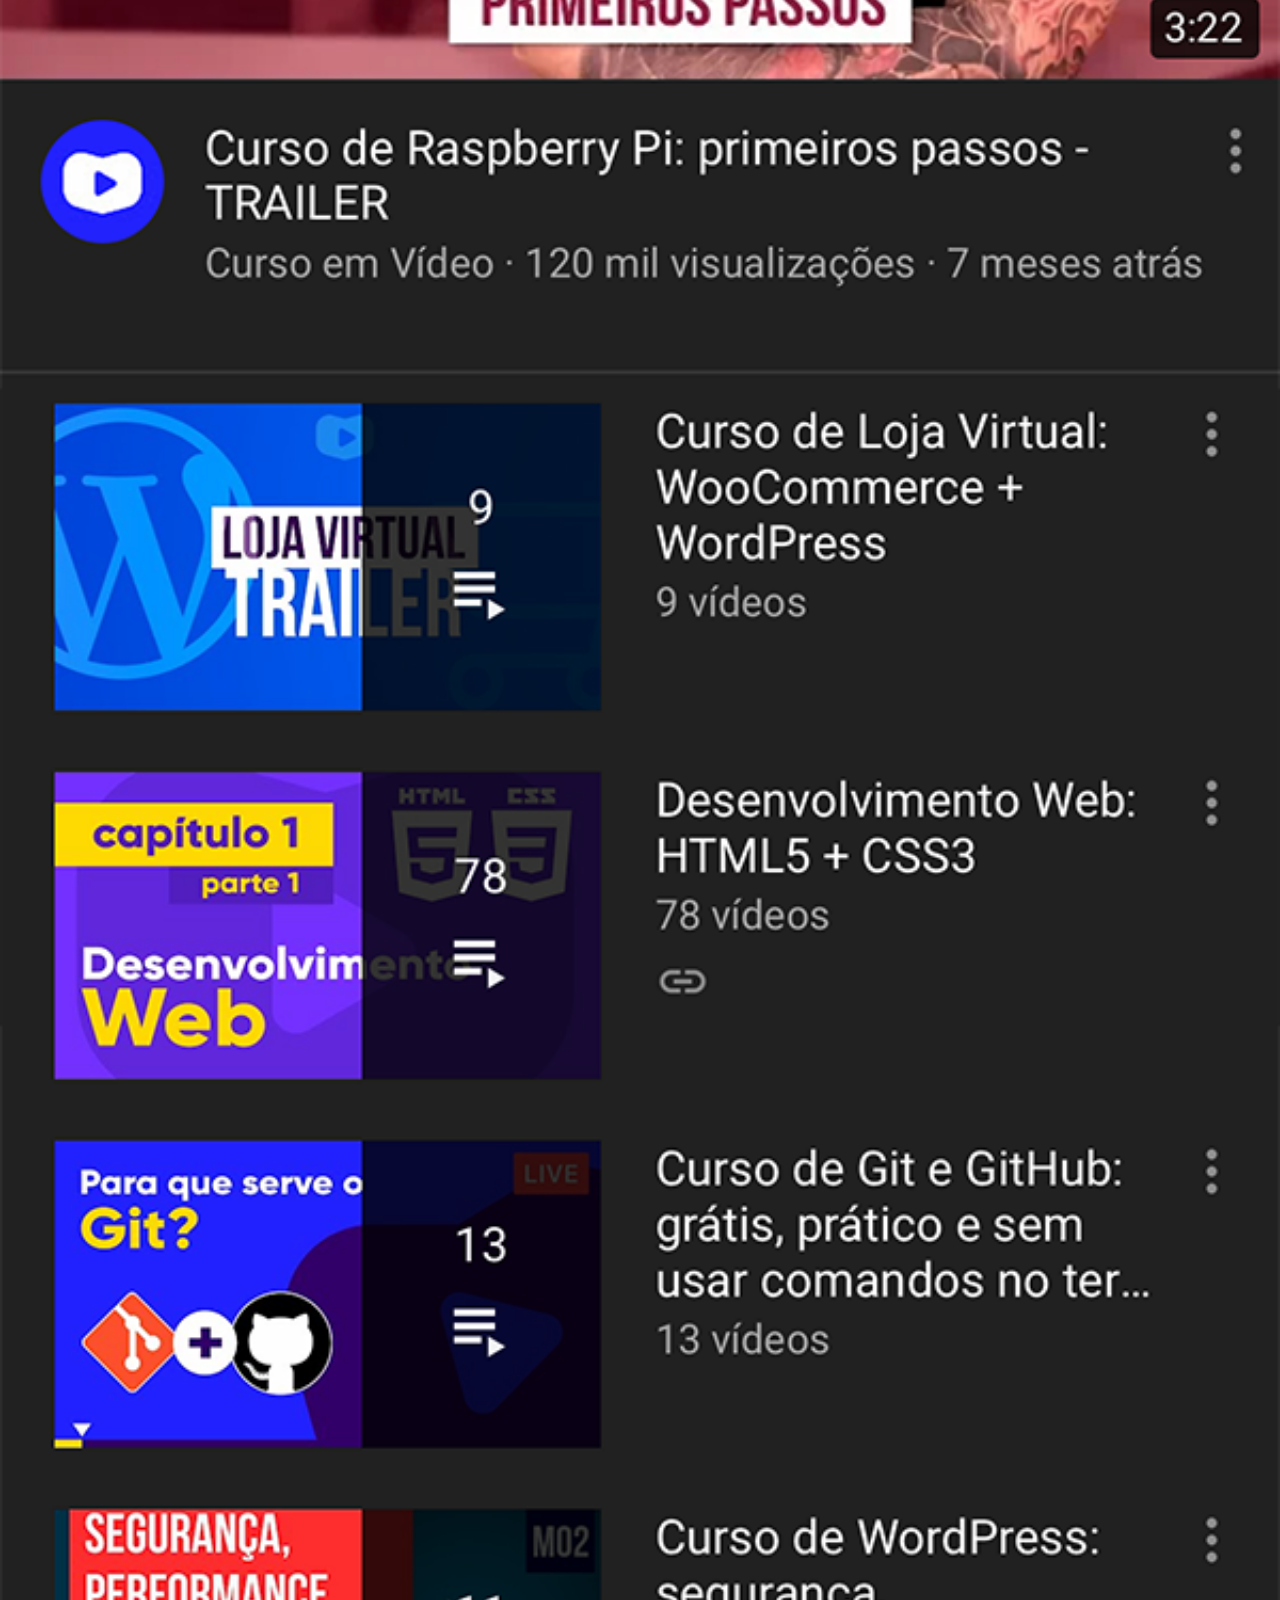
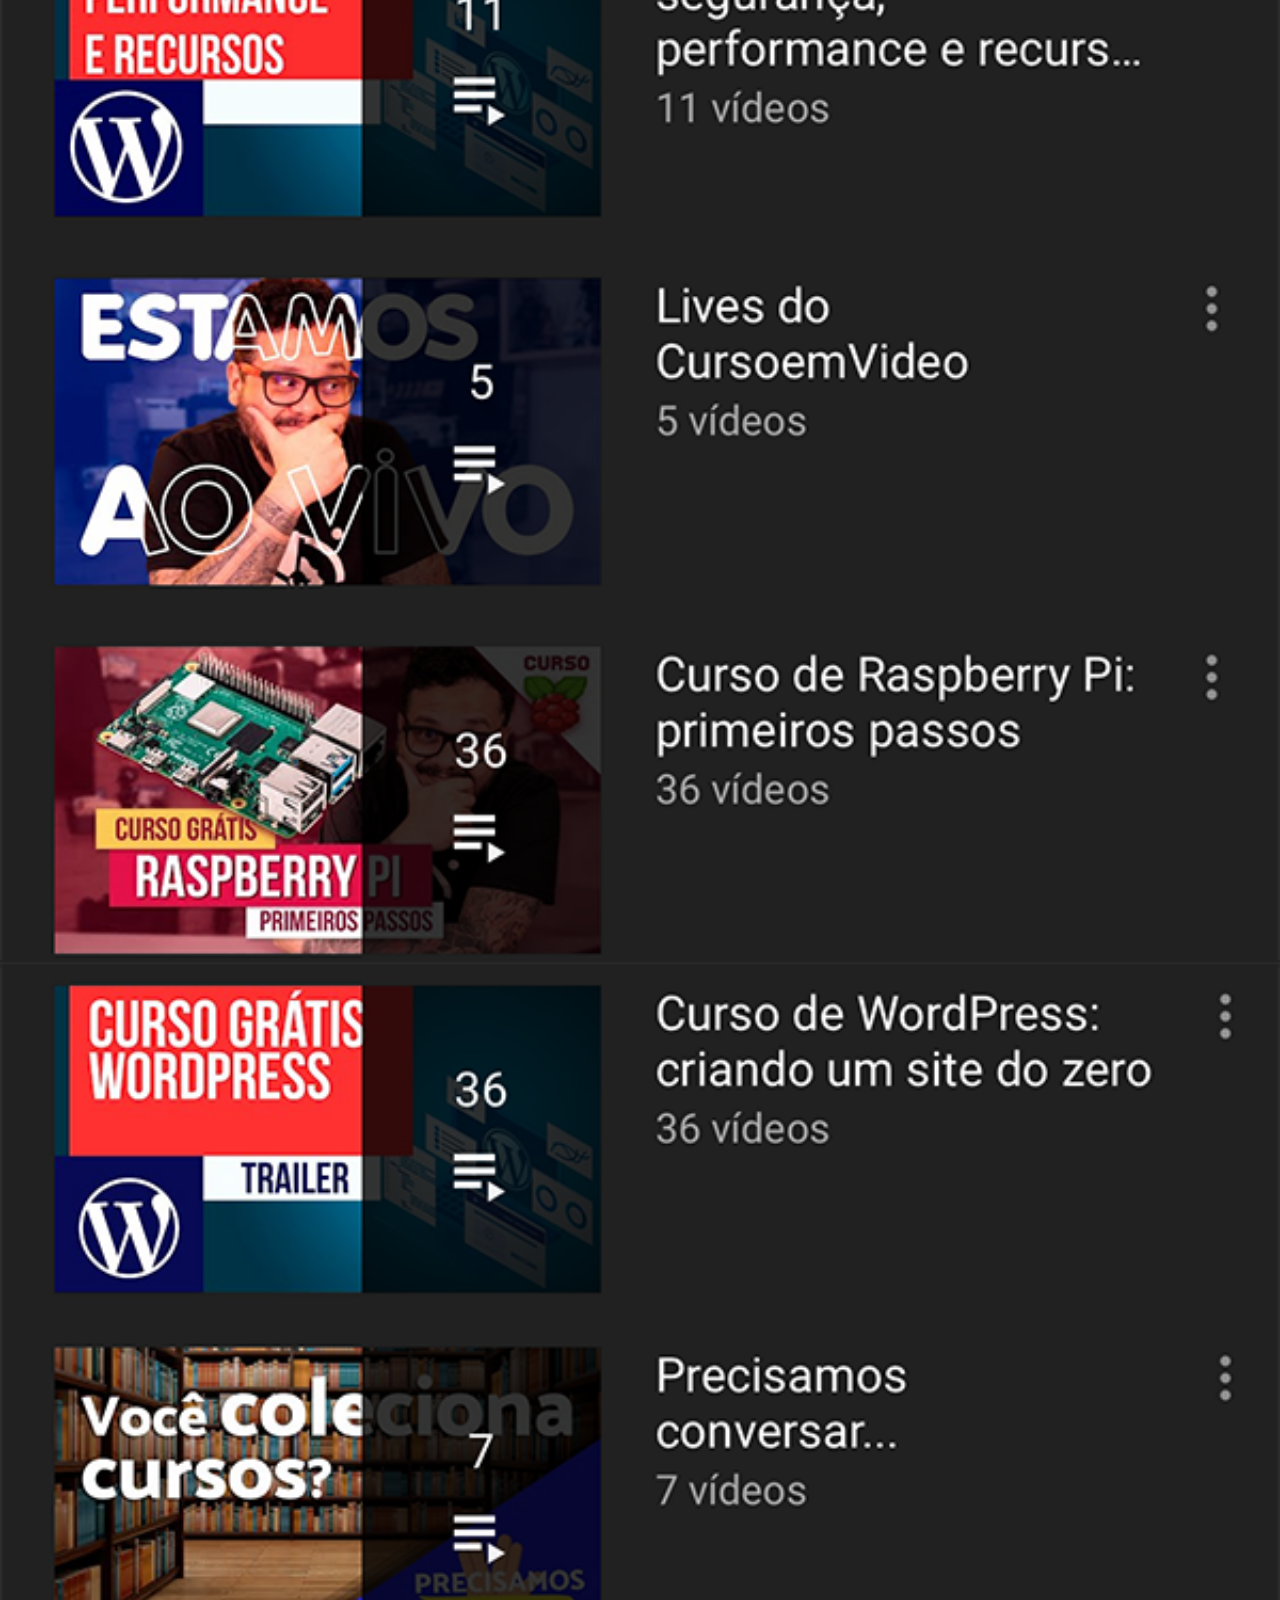
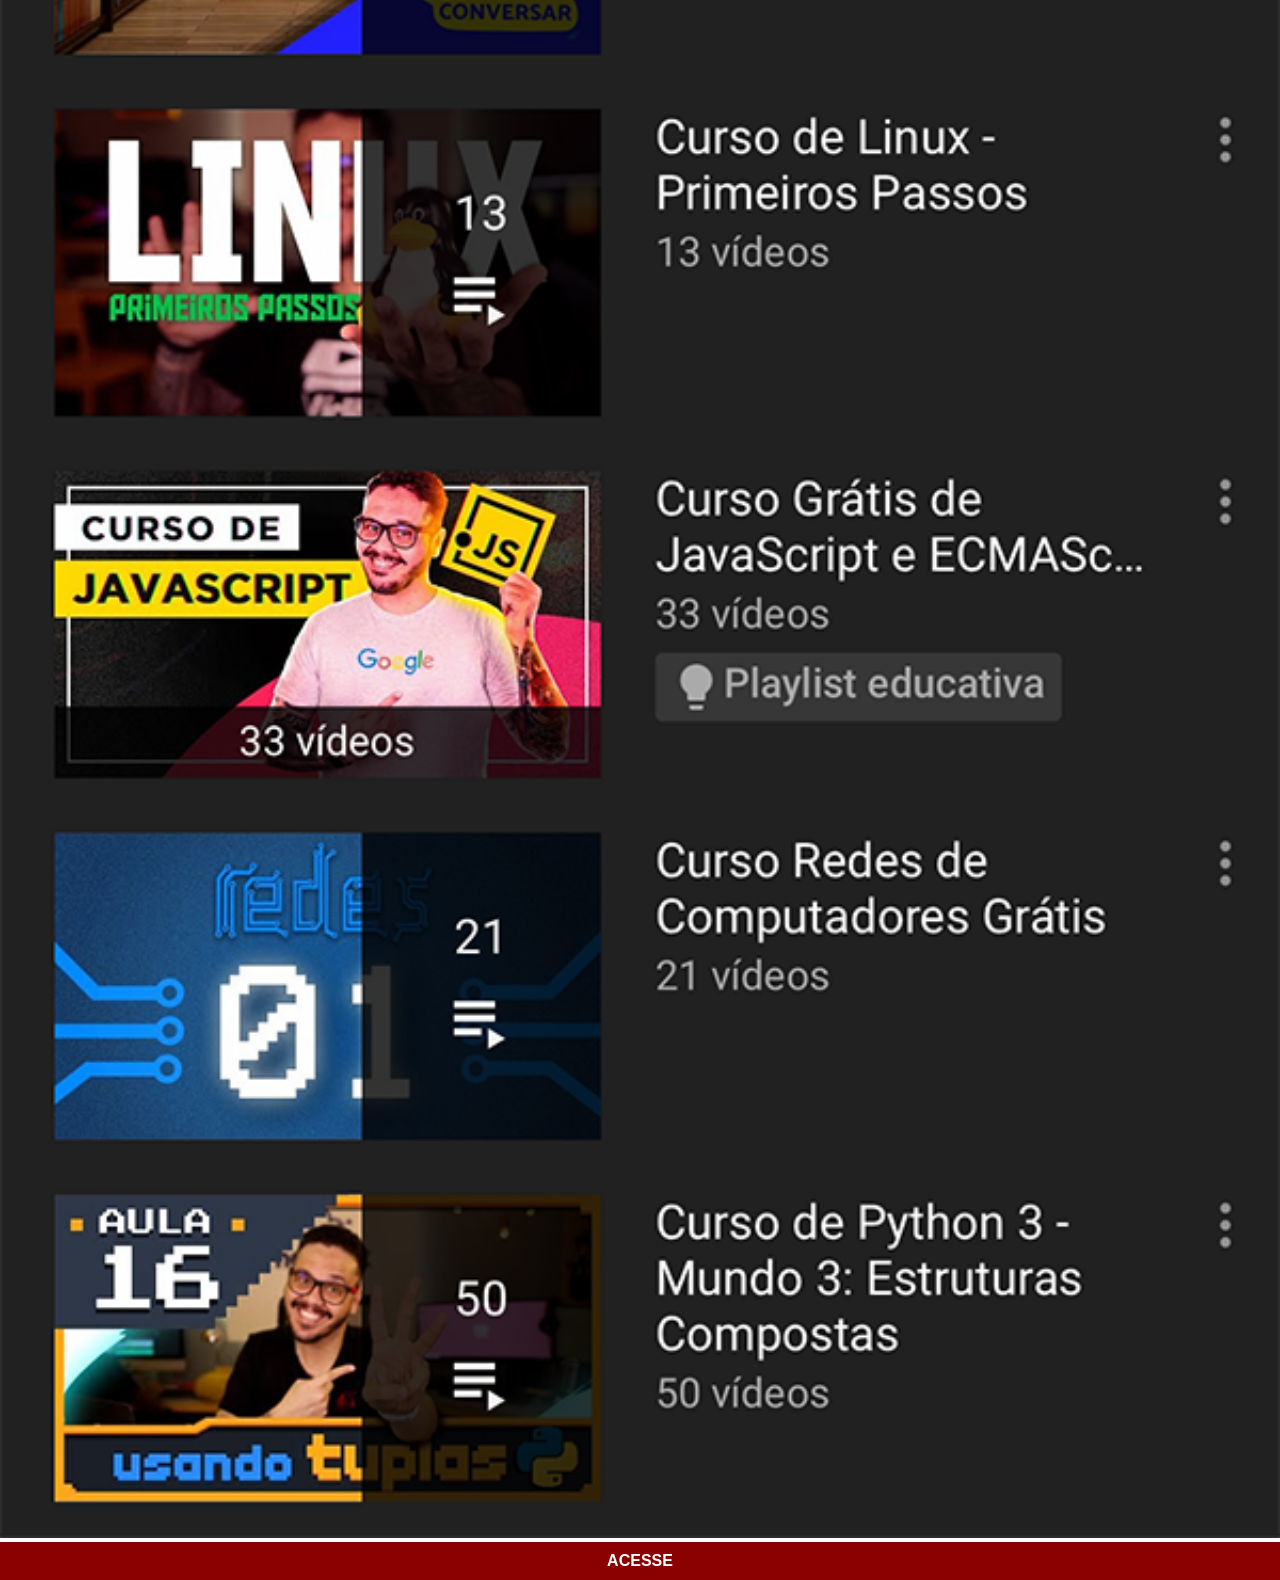
<file: youtube.html>
<!DOCTYPE html>
<html lang="pt-PT">
<head>
    <meta charset="UTF-8">
    <meta name="viewport" content="width=device-width, initial-scale=1.0">
    <title>Youtube</title>
    <link rel="stylesheet" href="style/sociais.css">
</head>
<body>
    <img src="assets/imagens/tela-youtube.png" alt="youtube">
    <a target="_blank" rel="external" href="https://www.youtube.com/@cursoemvideo/playlists">ACESSE</a>
</body>
</html>
</file>
<file: style/style.css>
@charset "UTF-8";

*{
    margin: 0px;
    padding: 0px;
    font-family: Arial, Helvetica, sans-serif;
    box-sizing: border-box; 
}

html, body{
    width: 100%;
    min-height: 100vh; 
    display: flex;
    flex-direction: column; 
}

body{
    background-image: url(../assets/imagens/fundo-madeira.jpg);
    background-size: cover;
    background-repeat: no-repeat;
    background-position: top center;
    background-attachment: fixed;
}

main{
    position: relative;
    align-items: center;
    justify-content: center;
    display: flex;
    flex: 1;
}

iframe#tela{
    position: relative;
    top: 80px;
    left: 22px;
    width: 267px;
    height: 471px;
}

section#dispositivo{
    background-image: url(../assets/imagens/frame-iphone.png); 
    width: 310px;
    height: 626px;
    background-repeat: no-repeat;
}

section#redes img{
    display: block;
    width: 50px;
    height: 50px;
    border-radius: 50%;
    box-shadow: 2px 2px 5px rgba(0, 0, 0, 0.402);
    margin: 15px;
}

section#redes{
    position: fixed;
    top: 5%;
    left: 95%;
}

section#redes img:hover{
    border: 2px solid white;
}

footer{
    background-color: black;
    color: white;
    text-align: center;
    padding: 5px;
}

footer a{
    color: white;
    text-decoration: none;
    font-weight: bolder;
}
</file>
<file: style/sociais.css>
*{
            margin: 0px;
            padding: 0px;
            font-family: Arial, Helvetica, sans-serif;
        }
        ::-webkit-scrollbar{
            width: 0px;
            height: 0px;
        }
        img{
            width: 100vw;
            margin: 0px;
        }
        a{
            display: block;
            background-color: darkred;
            padding: 10px;
            text-align: center;
            font-weight: bolder;
            text-decoration: none;
            color: white;
            margin: 0px;
        }
        a:hover{
            background-color: red;
        }
</file>
